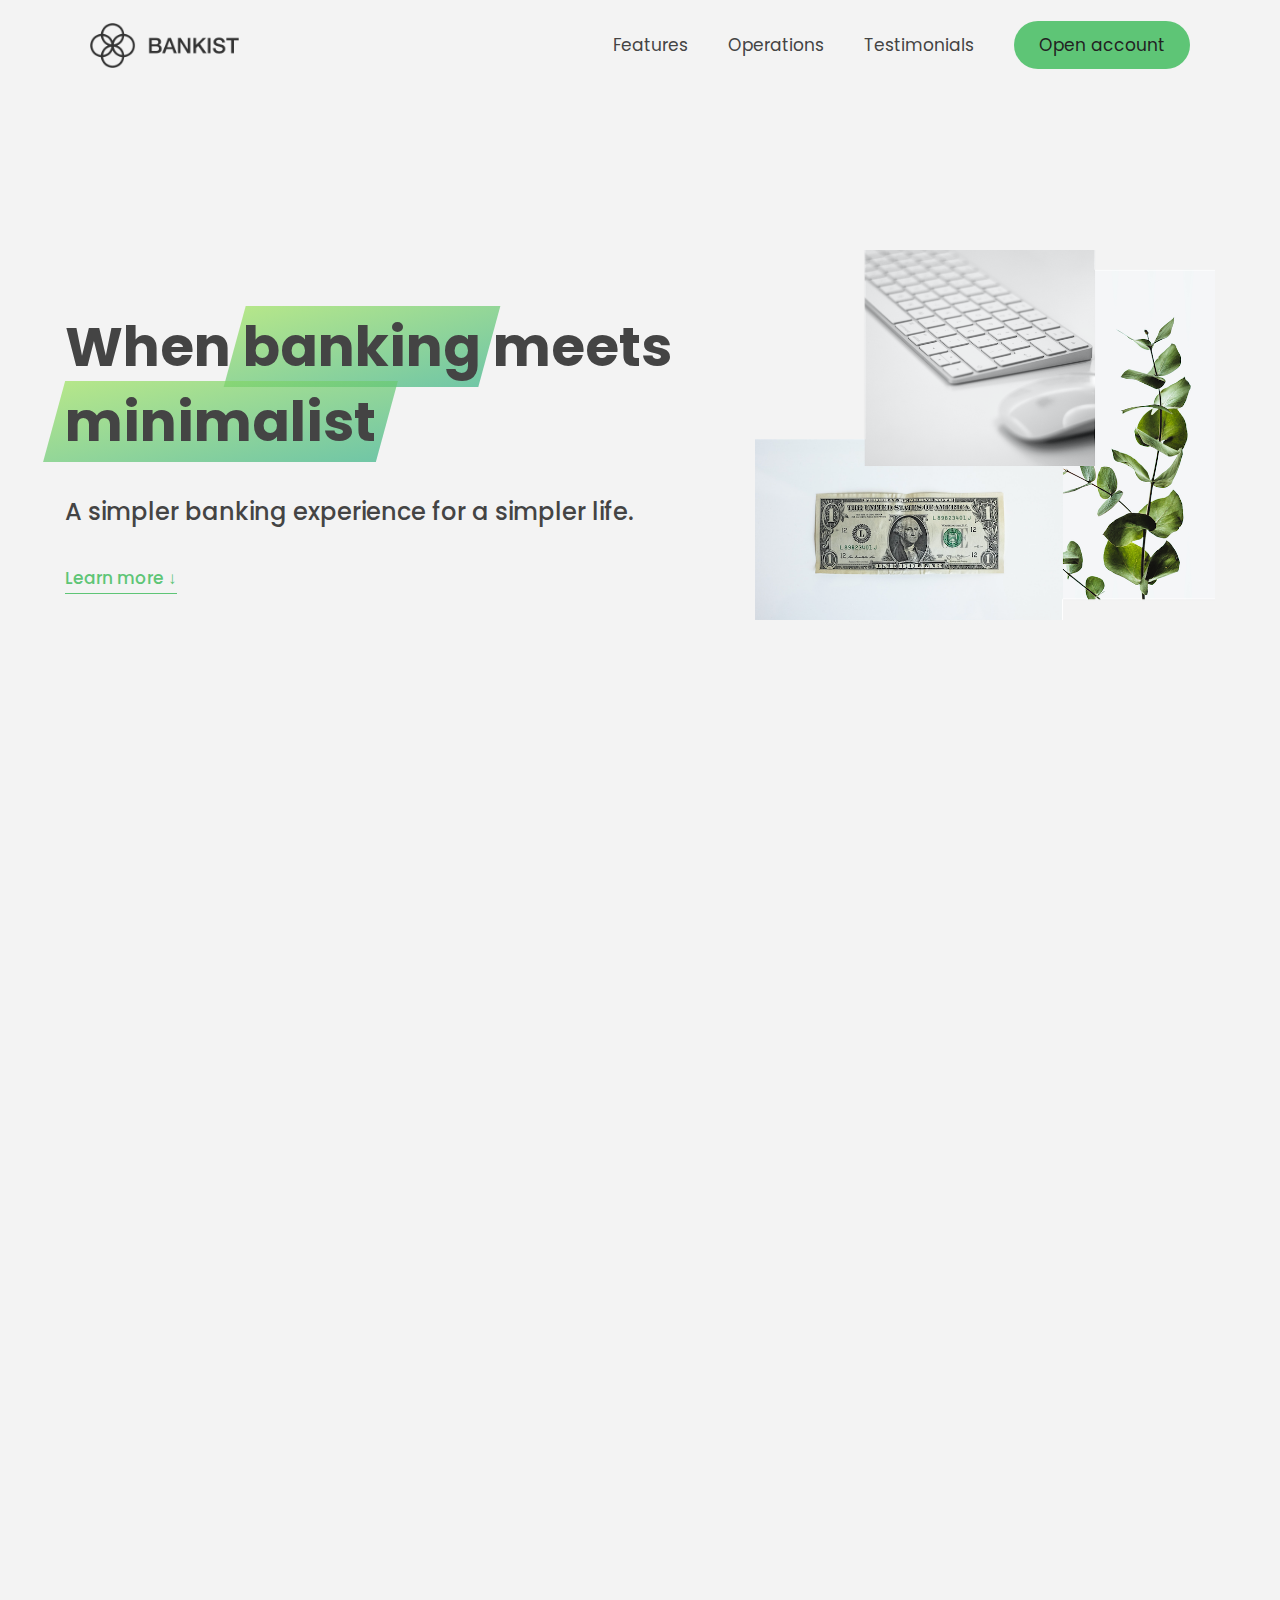
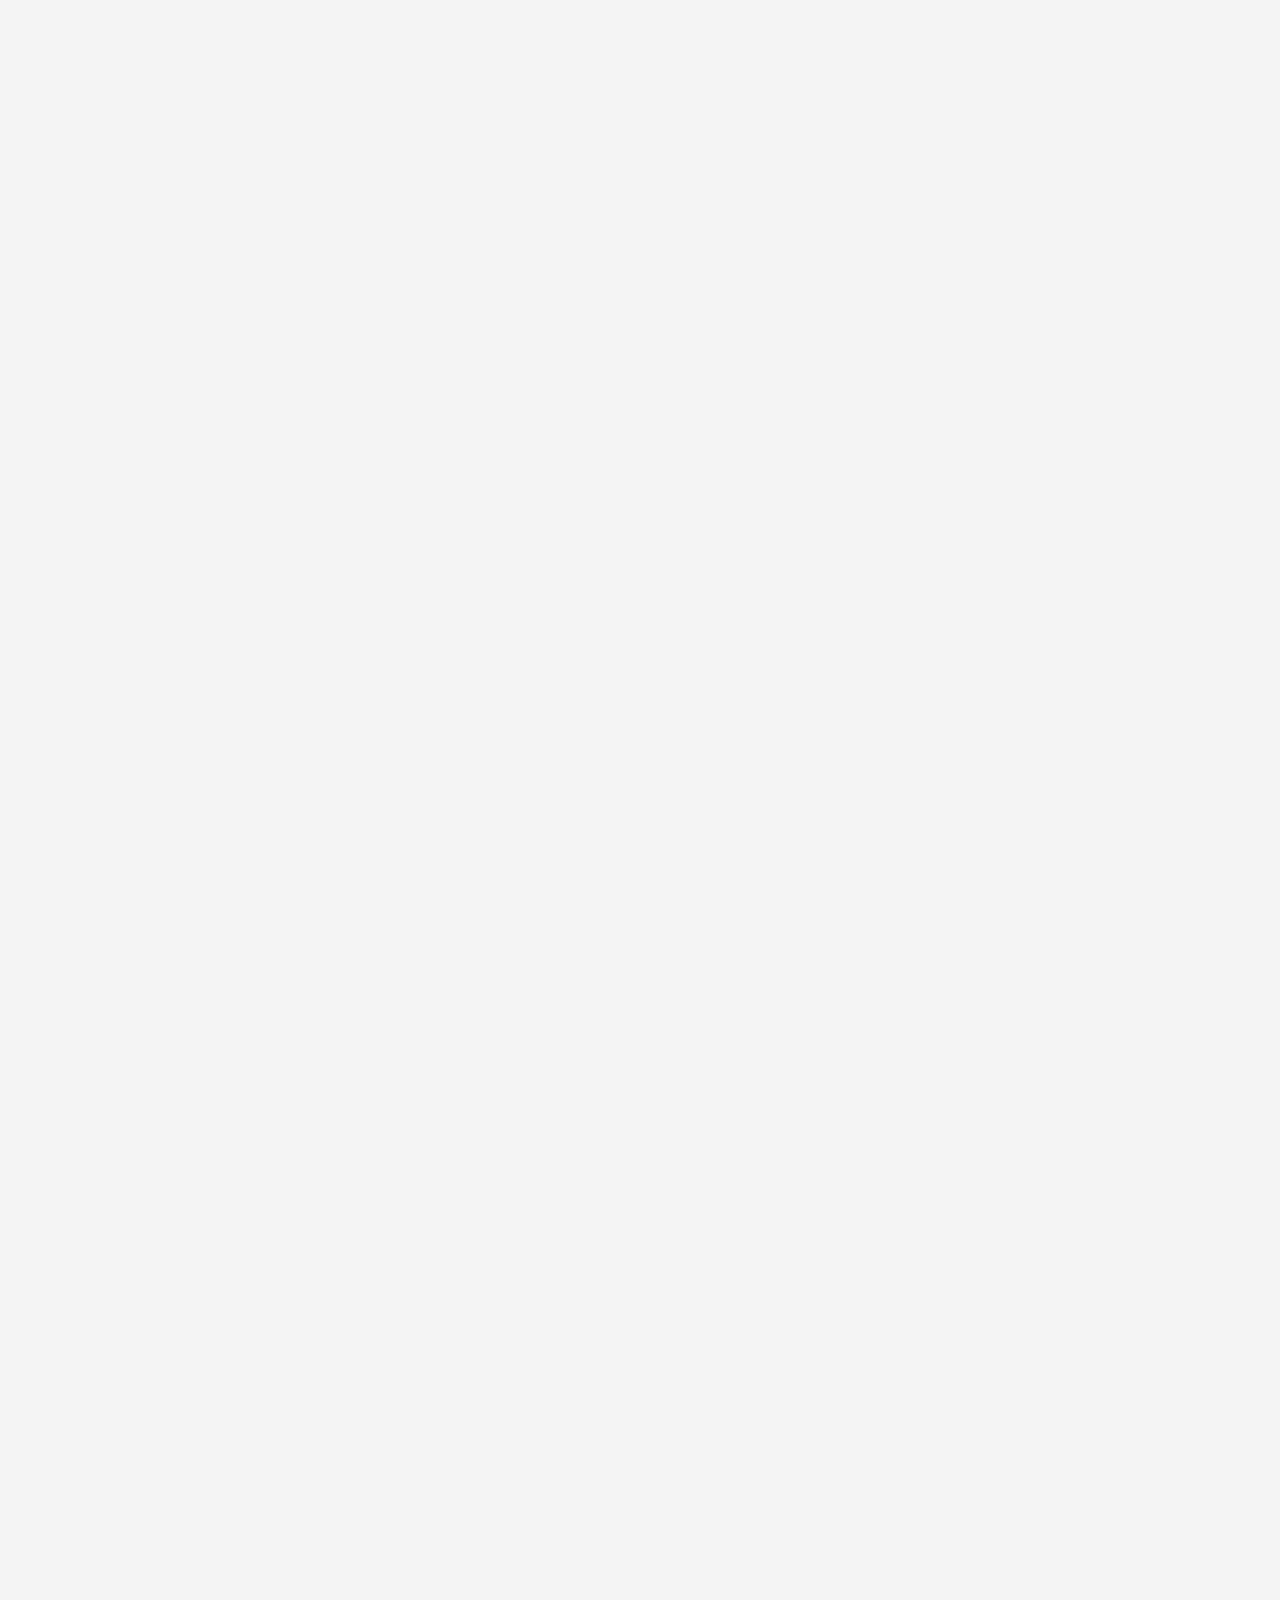
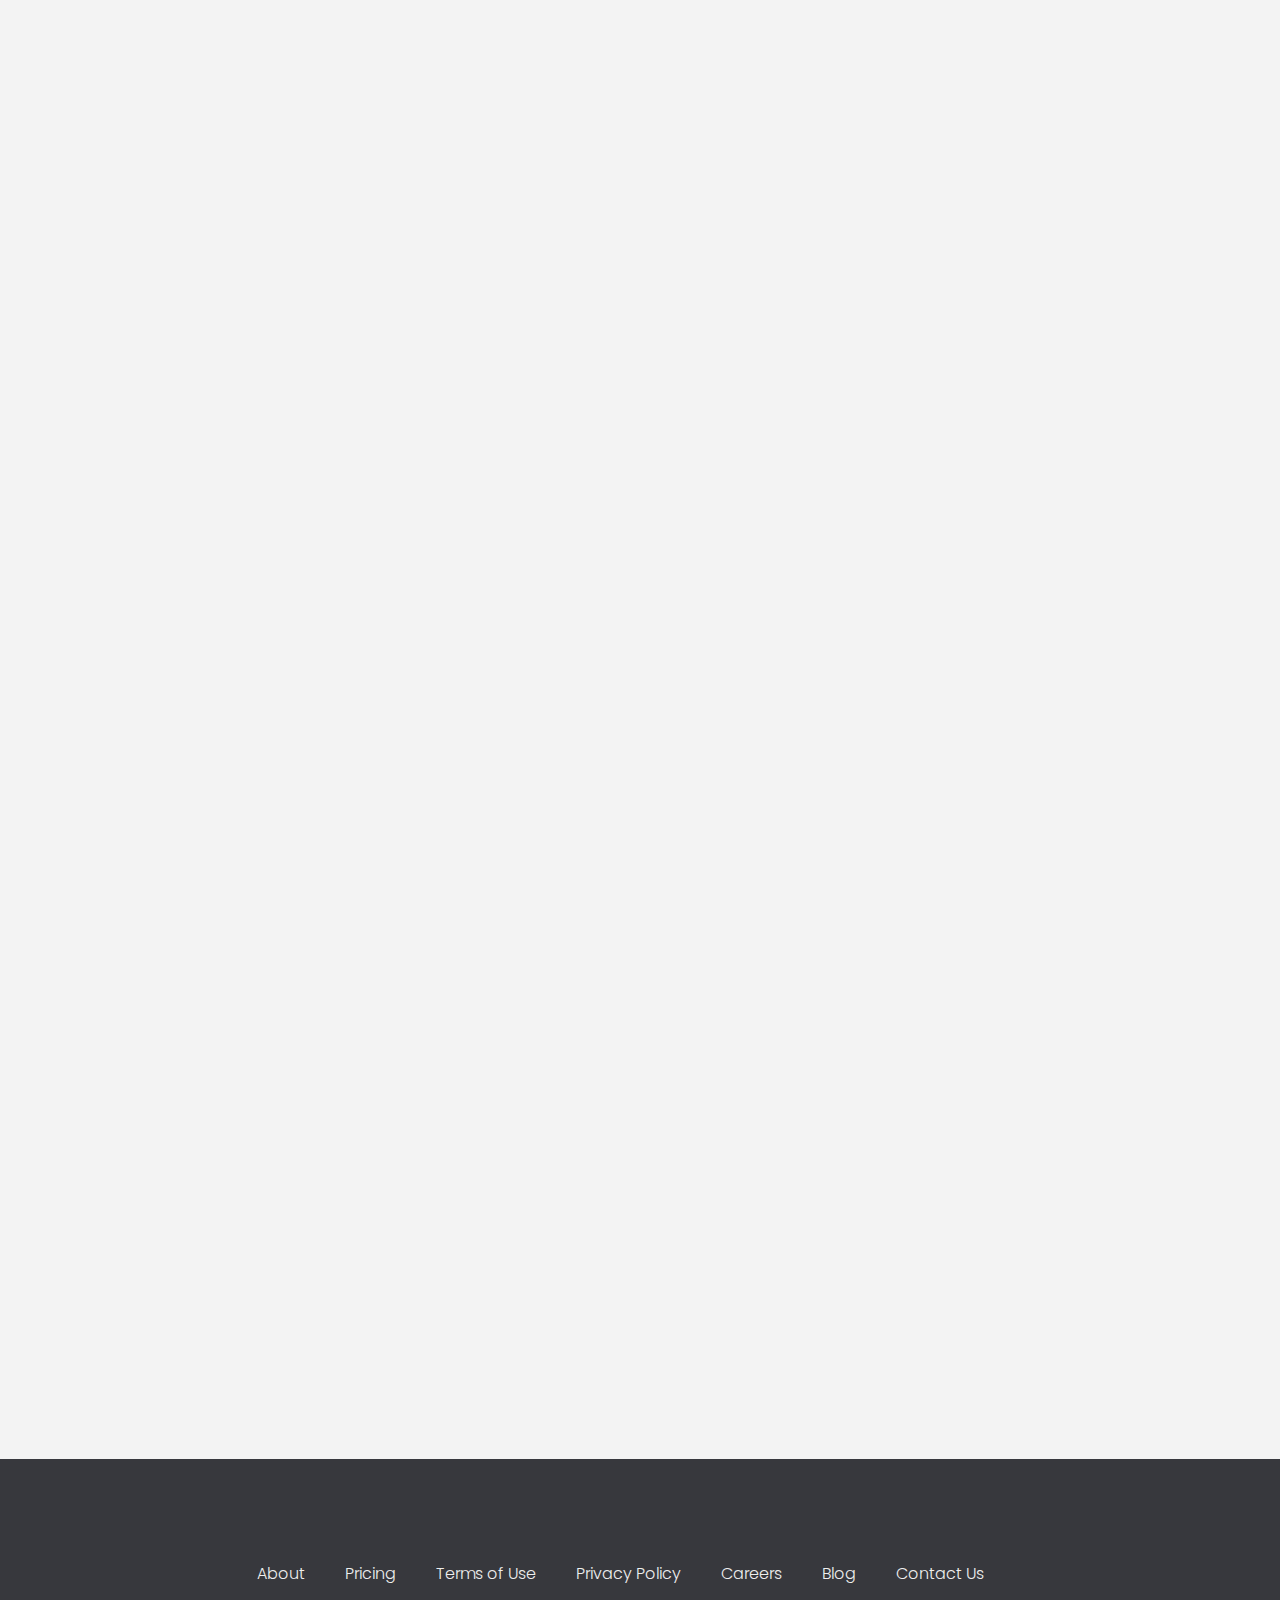
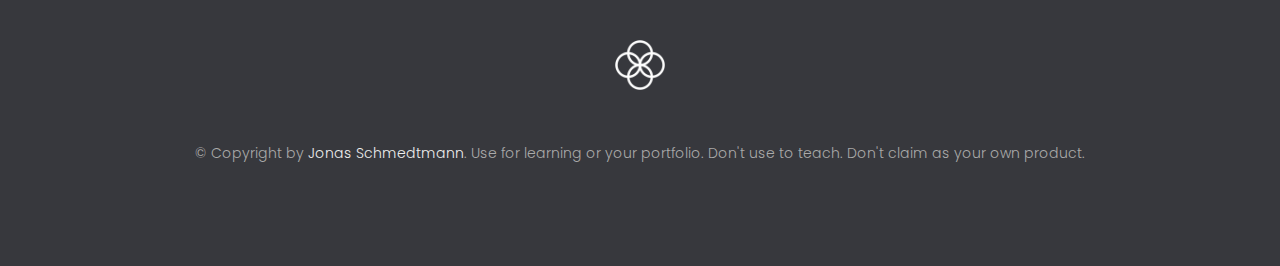
<file: advanced-dom/index.html>
<!DOCTYPE html>
<html lang="en">
  <head>
    <meta charset="UTF-8" />
    <meta name="viewport" content="width=device-width, initial-scale=1.0" />
    <meta http-equiv="X-UA-Compatible" content="ie=edge" />
    <link rel="shortcut icon" type="image/png" href="img/icon.png" />

    <link
      href="https://fonts.googleapis.com/css?family=Poppins:300,400,500,600&display=swap"
      rel="stylesheet"
    />
    <link rel="stylesheet" href="style.css" />
    <title>Bankist | When Banking meets Minimalist</title>

    <script defer src="script.js"></script>
  </head>
  <body>
    <header class="header">
      <nav class="nav">
        <img
          src="img/logo.png"
          alt="Bankist logo"
          class="nav__logo"
          id="logo"
          designer="Jonas"
          data-version-number="3.0"
        />
        <ul class="nav__links">
          <li class="nav__item">
            <a class="nav__link" href="#section--1">Features</a>
          </li>
          <li class="nav__item">
            <a class="nav__link" href="#section--2">Operations</a>
          </li>
          <li class="nav__item">
            <a class="nav__link" href="#section--3">Testimonials</a>
          </li>
          <li class="nav__item">
            <a class="nav__link nav__link--btn btn--show-modal" href="#"
              >Open account</a
            >
          </li>
        </ul>
      </nav>

      <div class="header__title">
        <h1>
          When
          <span class="highlight">banking</span>
          meets<br />
          <span class="highlight">minimalist</span>
        </h1>
        <h4>A simpler banking experience for a simpler life.</h4>
        <button class="btn--text btn--scroll-to">Learn more &DownArrow;</button>
        <img
          src="img/hero.png"
          class="header__img"
          alt="Minimalist bank items"
        />
      </div>
    </header>

    <section class="section" id="section--1">
      <div class="section__title">
        <h2 class="section__description">Features</h2>
        <h3 class="section__header">
          Everything you need in a modern bank and more.
        </h3>
      </div>

      <div class="features">
        <img
          src="img/digital-lazy.jpg"
          data-src="img/digital.jpg"
          alt="Computer"
          class="features__img lazy-img"
        />
        <div class="features__feature">
          <div class="features__icon">
            <svg>
              <use xlink:href="img/icons.svg#icon-monitor"></use>
            </svg>
          </div>
          <h5 class="features__header">100% digital bank</h5>
          <p>
            Lorem ipsum dolor sit amet consectetur adipisicing elit. Unde alias
            sint quos? Accusantium a fugiat porro reiciendis saepe quibusdam
            debitis ducimus.
          </p>
        </div>

        <div class="features__feature">
          <div class="features__icon">
            <svg>
              <use xlink:href="img/icons.svg#icon-trending-up"></use>
            </svg>
          </div>
          <h5 class="features__header">Watch your money grow</h5>
          <p>
            Nesciunt quos autem dolorum voluptates cum dolores dicta fuga
            inventore ab? Nulla incidunt eius numquam sequi iste pariatur
            quibusdam!
          </p>
        </div>
        <img
          src="img/grow-lazy.jpg"
          data-src="img/grow.jpg"
          alt="Plant"
          class="features__img lazy-img"
        />

        <img
          src="img/card-lazy.jpg"
          data-src="img/card.jpg"
          alt="Credit card"
          class="features__img lazy-img"
        />
        <div class="features__feature">
          <div class="features__icon">
            <svg>
              <use xlink:href="img/icons.svg#icon-credit-card"></use>
            </svg>
          </div>
          <h5 class="features__header">Free debit card included</h5>
          <p>
            Quasi, fugit in cumque cupiditate reprehenderit debitis animi enim
            eveniet consequatur odit quam quos possimus assumenda dicta fuga
            inventore ab.
          </p>
        </div>
      </div>
    </section>

    <section class="section" id="section--2">
      <div class="section__title">
        <h2 class="section__description">Operations</h2>
        <h3 class="section__header">
          Everything as simple as possible, but no simpler.
        </h3>
      </div>

      <div class="operations">
        <div class="operations__tab-container">
          <button
            class="btn operations__tab operations__tab--1 operations__tab--active"
            data-tab="1"
          >
            <span>01</span>Instant Transfers
          </button>
          <button class="btn operations__tab operations__tab--2" data-tab="2">
            <span>02</span>Instant Loans
          </button>
          <button class="btn operations__tab operations__tab--3" data-tab="3">
            <span>03</span>Instant Closing
          </button>
        </div>
        <div
          class="operations__content operations__content--1 operations__content--active"
        >
          <div class="operations__icon operations__icon--1">
            <svg>
              <use xlink:href="img/icons.svg#icon-upload"></use>
            </svg>
          </div>
          <h5 class="operations__header">
            Tranfser money to anyone, instantly! No fees, no BS.
          </h5>
          <p>
            Lorem ipsum dolor sit amet, consectetur adipisicing elit, sed do
            eiusmod tempor incididunt ut labore et dolore magna aliqua. Ut enim
            ad minim veniam, quis nostrud exercitation ullamco laboris nisi ut
            aliquip ex ea commodo consequat.
          </p>
        </div>

        <div class="operations__content operations__content--2">
          <div class="operations__icon operations__icon--2">
            <svg>
              <use xlink:href="img/icons.svg#icon-home"></use>
            </svg>
          </div>
          <h5 class="operations__header">
            Buy a home or make your dreams come true, with instant loans.
          </h5>
          <p>
            Duis aute irure dolor in reprehenderit in voluptate velit esse
            cillum dolore eu fugiat nulla pariatur. Excepteur sint occaecat
            cupidatat non proident, sunt in culpa qui officia deserunt mollit
            anim id est laborum.
          </p>
        </div>
        <div class="operations__content operations__content--3">
          <div class="operations__icon operations__icon--3">
            <svg>
              <use xlink:href="img/icons.svg#icon-user-x"></use>
            </svg>
          </div>
          <h5 class="operations__header">
            No longer need your account? No problem! Close it instantly.
          </h5>
          <p>
            Excepteur sint occaecat cupidatat non proident, sunt in culpa qui
            officia deserunt mollit anim id est laborum. Ut enim ad minim
            veniam, quis nostrud exercitation ullamco laboris nisi ut aliquip ex
            ea commodo consequat.
          </p>
        </div>
      </div>
    </section>

    <section class="section" id="section--3">
      <div class="section__title section__title--testimonials">
        <h2 class="section__description">Not sure yet?</h2>
        <h3 class="section__header">
          Millions of Bankists are already making their lifes simpler.
        </h3>
      </div>

      <div class="slider">
        <div class="slide">
          <div class="testimonial">
            <h5 class="testimonial__header">Best financial decision ever!</h5>
            <blockquote class="testimonial__text">
              Lorem ipsum dolor sit, amet consectetur adipisicing elit.
              Accusantium quas quisquam non? Quas voluptate nulla minima
              deleniti optio ullam nesciunt, numquam corporis et asperiores
              laboriosam sunt, praesentium suscipit blanditiis. Necessitatibus
              id alias reiciendis, perferendis facere pariatur dolore veniam
              autem esse non voluptatem saepe provident nihil molestiae.
            </blockquote>
            <address class="testimonial__author">
              <img src="img/user-1.jpg" alt="" class="testimonial__photo" />
              <h6 class="testimonial__name">Aarav Lynn</h6>
              <p class="testimonial__location">San Francisco, USA</p>
            </address>
          </div>
        </div>

        <div class="slide">
          <div class="testimonial">
            <h5 class="testimonial__header">
              The last step to becoming a complete minimalist
            </h5>
            <blockquote class="testimonial__text">
              Quisquam itaque deserunt ullam, quia ea repellendus provident,
              ducimus neque ipsam modi voluptatibus doloremque, corrupti
              laborum. Incidunt numquam perferendis veritatis neque repellendus.
              Lorem, ipsum dolor sit amet consectetur adipisicing elit. Illo
              deserunt exercitationem deleniti.
            </blockquote>
            <address class="testimonial__author">
              <img src="img/user-2.jpg" alt="" class="testimonial__photo" />
              <h6 class="testimonial__name">Miyah Miles</h6>
              <p class="testimonial__location">London, UK</p>
            </address>
          </div>
        </div>

        <div class="slide">
          <div class="testimonial">
            <h5 class="testimonial__header">
              Finally free from old-school banks
            </h5>
            <blockquote class="testimonial__text">
              Debitis, nihil sit minus suscipit magni aperiam vel tenetur
              incidunt commodi architecto numquam omnis nulla autem,
              necessitatibus blanditiis modi similique quidem. Odio aliquam
              culpa dicta beatae quod maiores ipsa minus consequatur error sunt,
              deleniti saepe aliquid quos inventore sequi. Necessitatibus id
              alias reiciendis, perferendis facere.
            </blockquote>
            <address class="testimonial__author">
              <img src="img/user-3.jpg" alt="" class="testimonial__photo" />
              <h6 class="testimonial__name">Francisco Gomes</h6>
              <p class="testimonial__location">Lisbon, Portugal</p>
            </address>
          </div>
        </div>

        <button class="slider__btn slider__btn--left">&larr;</button>
        <button class="slider__btn slider__btn--right">&rarr;</button>
        <div class="dots"></div>
      </div>
    </section>

    <section class="section section--sign-up">
      <div class="section__title">
        <h3 class="section__header">
          The best day to join Bankist was one year ago. The second best is
          today!
        </h3>
      </div>
      <button class="btn btn--show-modal">Open your free account today!</button>
    </section>

    <footer class="footer">
      <ul class="footer__nav">
        <li class="footer__item">
          <a class="footer__link" href="#">About</a>
        </li>
        <li class="footer__item">
          <a class="footer__link" href="#">Pricing</a>
        </li>
        <li class="footer__item">
          <a class="footer__link" href="#">Terms of Use</a>
        </li>
        <li class="footer__item">
          <a class="footer__link" href="#">Privacy Policy</a>
        </li>
        <li class="footer__item">
          <a class="footer__link" href="#">Careers</a>
        </li>
        <li class="footer__item">
          <a class="footer__link" href="#">Blog</a>
        </li>
        <li class="footer__item">
          <a class="footer__link" href="#">Contact Us</a>
        </li>
      </ul>
      <img src="img/icon.png" alt="Logo" class="footer__logo" />
      <p class="footer__copyright">
        &copy; Copyright by
        <a
          class="footer__link twitter-link"
          target="_blank"
          href="https://twitter.com/jonasschmedtman"
          >Jonas Schmedtmann</a
        >. Use for learning or your portfolio. Don't use to teach. Don't claim
        as your own product.
      </p>
    </footer>

    <div class="modal hidden">
      <button class="btn--close-modal">&times;</button>
      <h2 class="modal__header">
        Open your bank account <br />
        in just <span class="highlight">5 minutes</span>
      </h2>
      <form class="modal__form">
        <label>First Name</label>
        <input type="text" />
        <label>Last Name</label>
        <input type="text" />
        <label>Email Address</label>
        <input type="email" />
        <button class="btn">Next step &rarr;</button>
      </form>
    </div>
    <div class="overlay hidden"></div>
  </body>
</html>
</file>
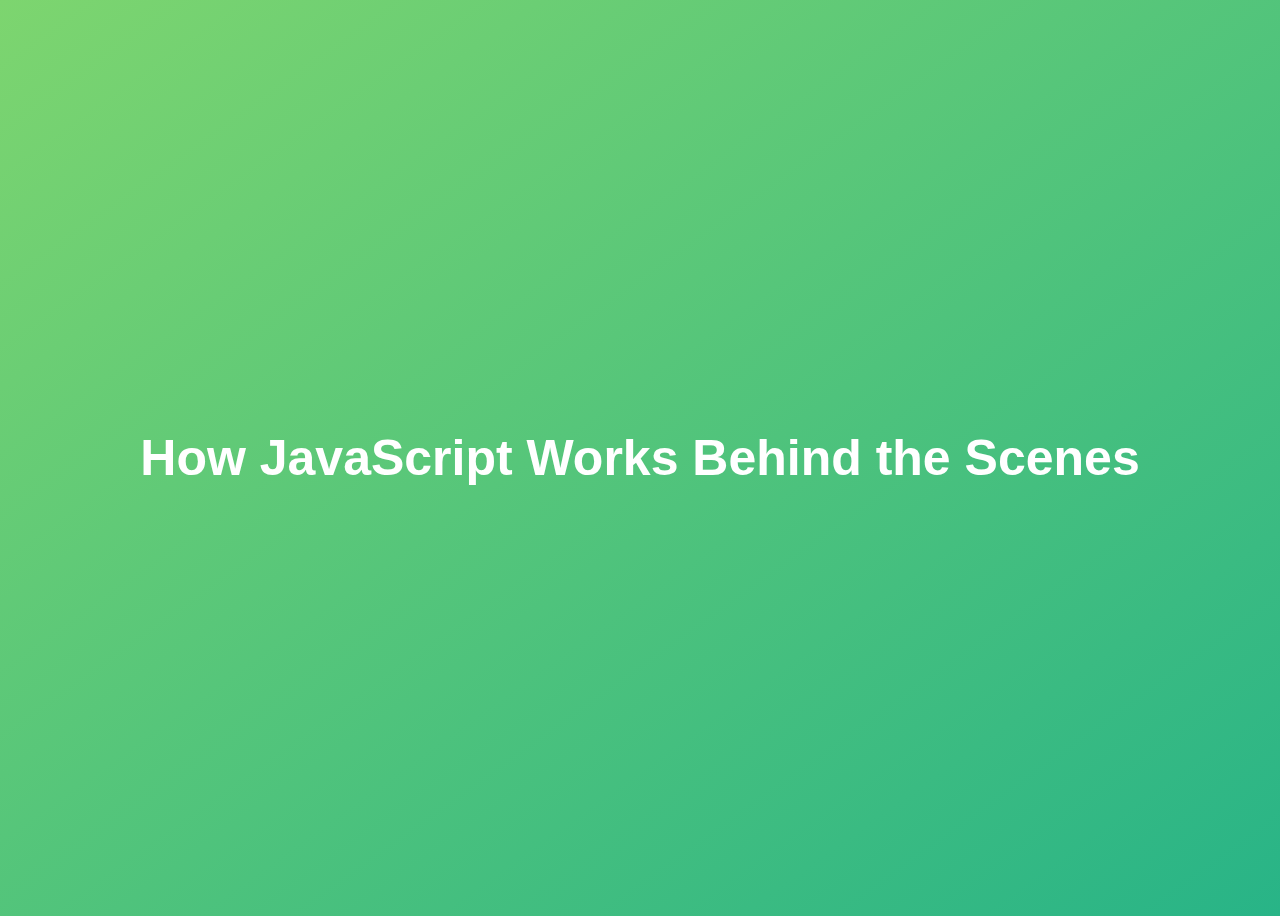
<file: data structure/index.html>
<!DOCTYPE html>
<html lang="en">
  <head>
    <meta charset="UTF-8" />
    <meta name="viewport" content="width=device-width, initial-scale=1.0" />
    <meta http-equiv="X-UA-Compatible" content="ie=edge" />
    <title>How JavaScript Works Behind the Scenes</title>
    <style>
      body {
        height: 100vh;
        display: flex;
        align-items: center;
        background: linear-gradient(to top left, #28b487, #7dd56f);
      }
      h1 {
        font-family: sans-serif;
        font-size: 50px;
        line-height: 1.3;
        width: 100%;
        padding: 30px;
        text-align: center;
        color: white;
      }
    </style>
  </head>
  <body>
    <h1>How JavaScript Works Behind the Scenes</h1>
    <script src="script.js"></script>
  </body>
</html>
</file>
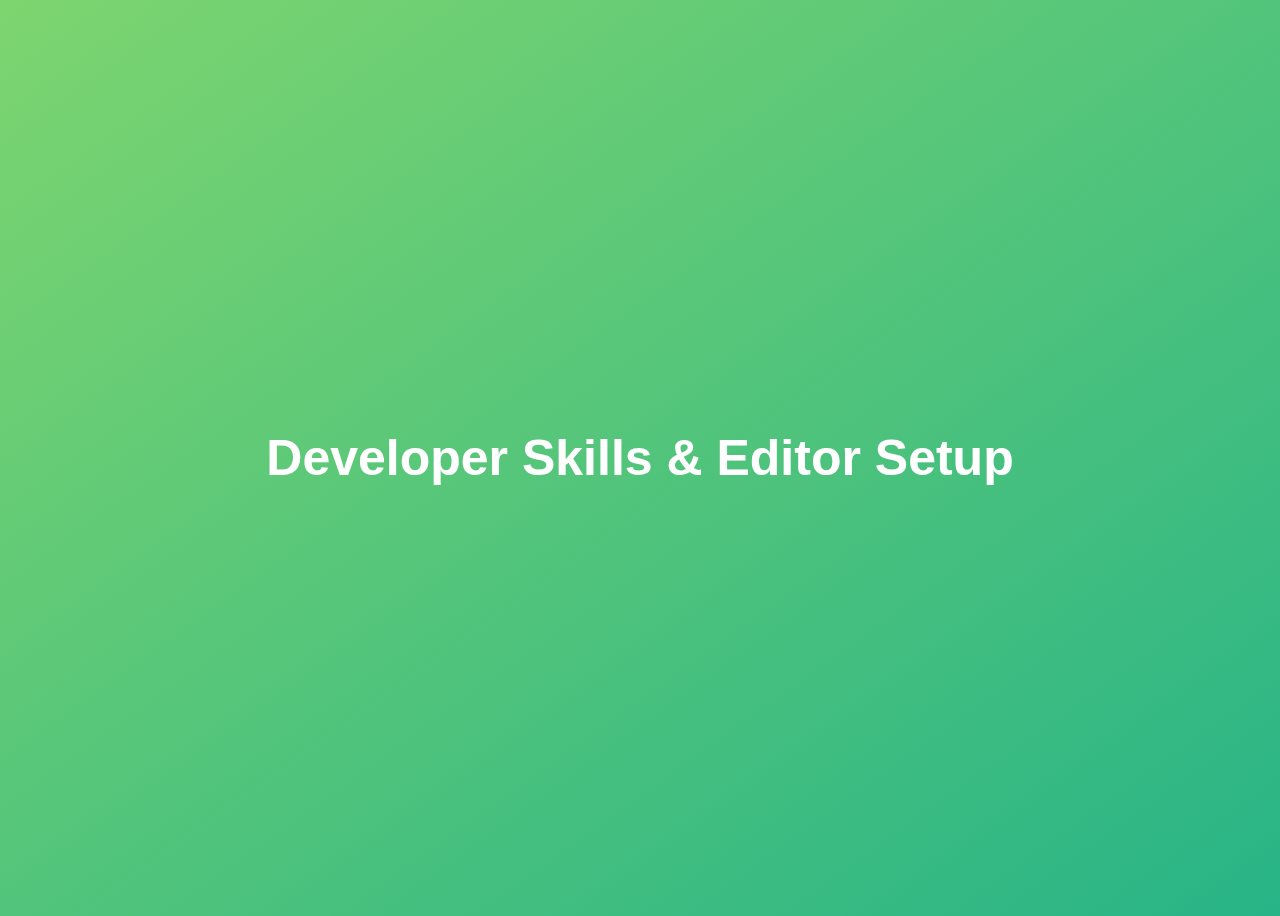
<file: devloper skills/index.html>
<!DOCTYPE html>
<html lang="en">
  <head>
    <meta charset="UTF-8" />
    <meta name="viewport" content="width=device-width, initial-scale=1.0" />
    <meta http-equiv="X-UA-Compatible" content="ie=edge" />
    <title>Developer Skills & Editor Setup</title>
    <style>
      body {
        height: 100vh;
        display: flex;
        align-items: center;
        background: linear-gradient(to top left, #28b487, #7dd56f);
      }
      h1 {
        font-family: sans-serif;
        font-size: 50px;
        line-height: 1.3;
        width: 100%;
        padding: 30px;
        text-align: center;
        color: white;
      }
    </style>
  </head>
  <body>
    <h1>Developer Skills & Editor Setup</h1>
    <script src="script.js"></script>
  </body>
</html>
</file>
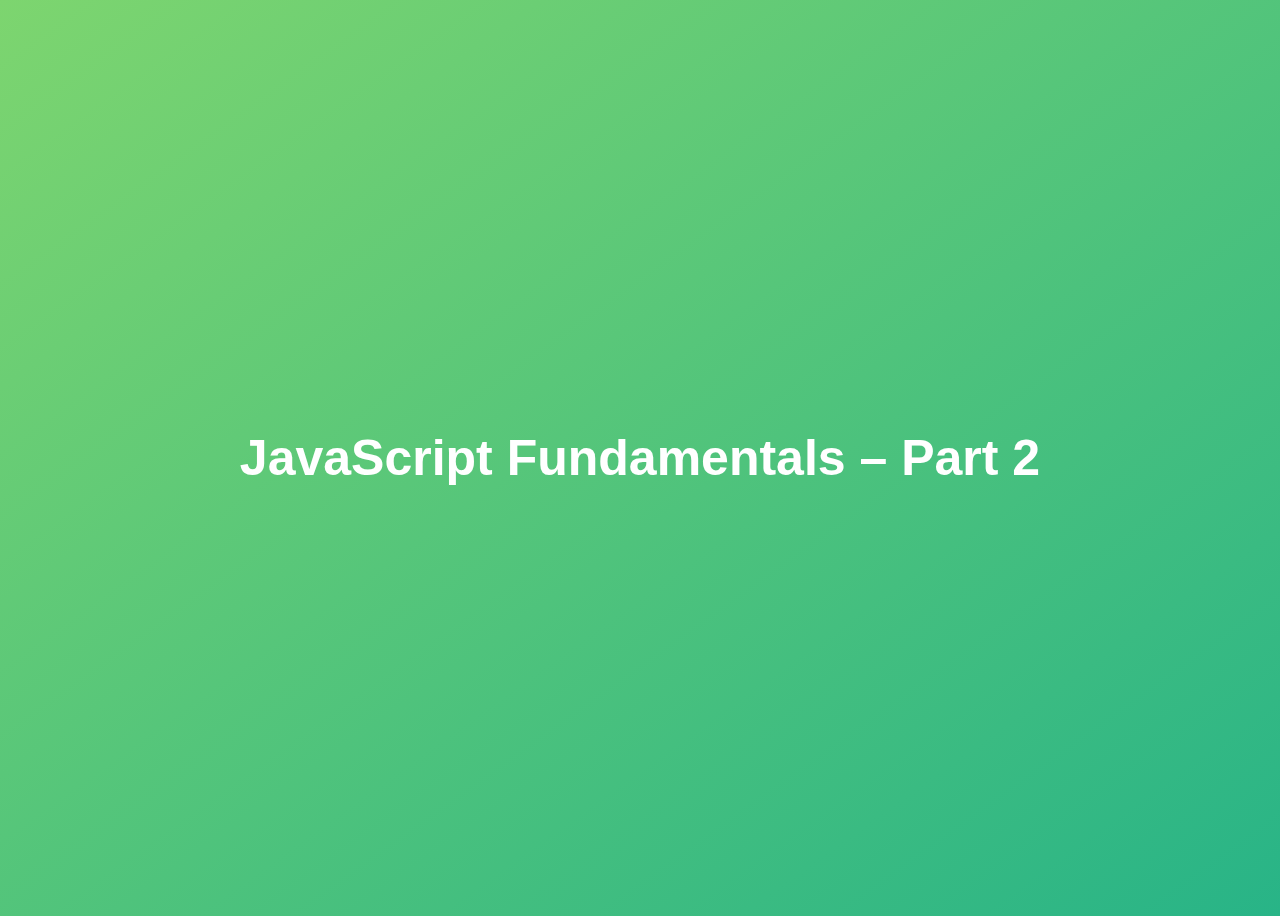
<file: fundamentals-part-2/index.html>
<!DOCTYPE html>
<html lang="en">
  <head>
    <meta charset="UTF-8" />
    <meta name="viewport" content="width=device-width, initial-scale=1.0" />
    <meta http-equiv="X-UA-Compatible" content="ie=edge" />
    <title>JavaScript Fundamentals – Part 2</title>
    <style>
      body {
        height: 100vh;
        display: flex;
        align-items: center;
        background: linear-gradient(to top left, #28b487, #7dd56f);
      }
      h1 {
        font-family: sans-serif;
        font-size: 50px;
        line-height: 1.3;
        width: 100%;
        padding: 30px;
        text-align: center;
        color: white;
      }
    </style>
  </head>
  <body>
    <h1>JavaScript Fundamentals – Part 2</h1>
    <script src="script.js"></script>
  </body>
</html>
</file>
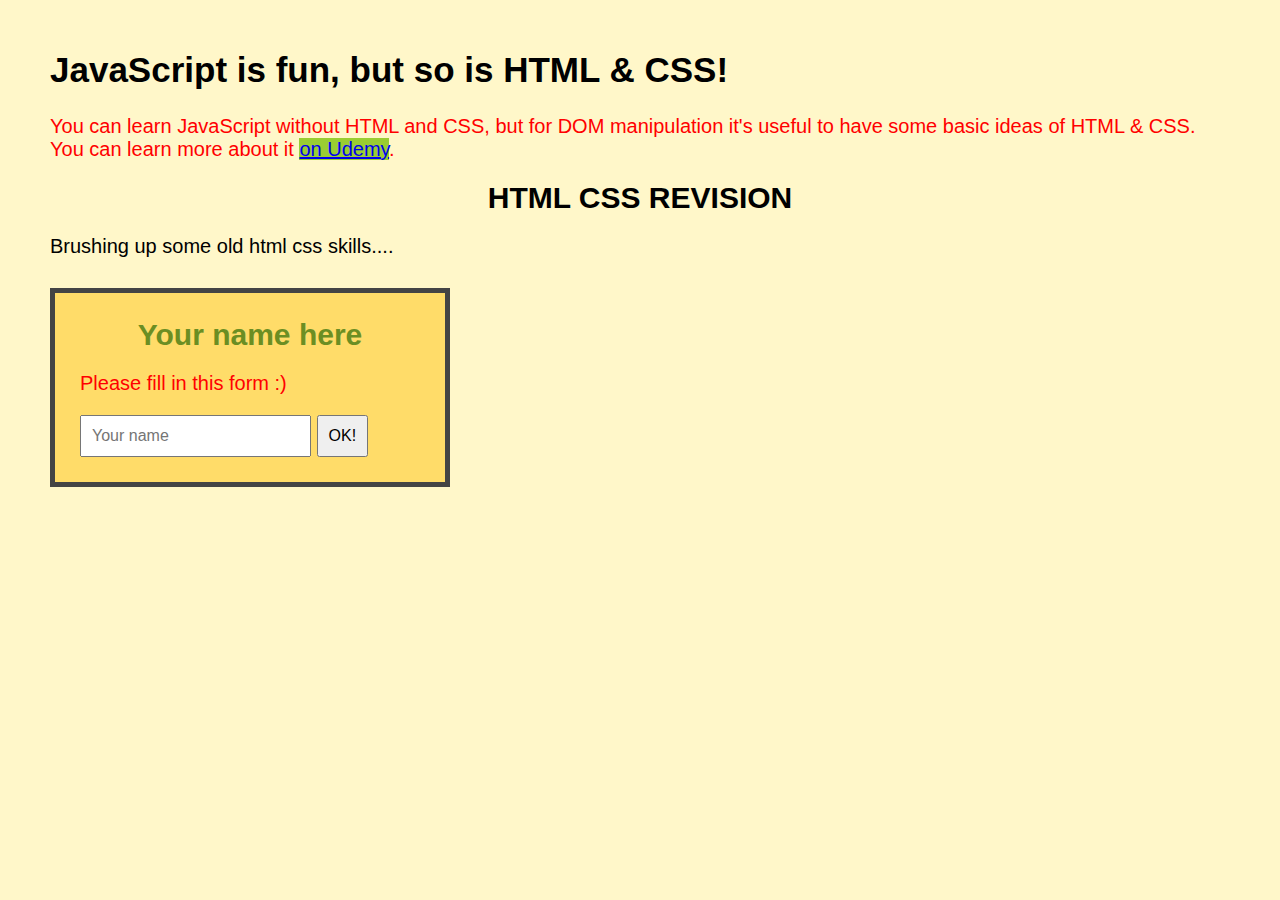
<file: html css/index.html>
<!DOCTYPE html>
<html lang="en">
  <head>
    <meta charset="UTF-8" />
    <meta name="viewport" content="width=device-width, initial-scale=1.0" />

    <link href="style.css" rel="stylesheet" />

    <title>Learning HTML & CSS</title>
  </head>
  <body>
    <h1>JavaScript is fun, but so is HTML & CSS!</h1>
    <p class="first">
      You can learn JavaScript without HTML and CSS, but for DOM manipulation
      it's useful to have some basic ideas of HTML & CSS. You can learn more
      about it
      <a href="https://www.udemy.com/user/jonasschmedtmann/">on Udemy</a>.
    </p>

    <h2>HTML CSS REVISION</h2>
    <p class="second">
      Brushing up some old html css skills....
    </p>


    <form id="your-name">
      <h2>Your name here</h2>
      <p class="first">Please fill in this form :)</p>

      <input type="text" placeholder="Your name" />
      <button>OK!</button>
    </form>
  </body>
</html>
</file>
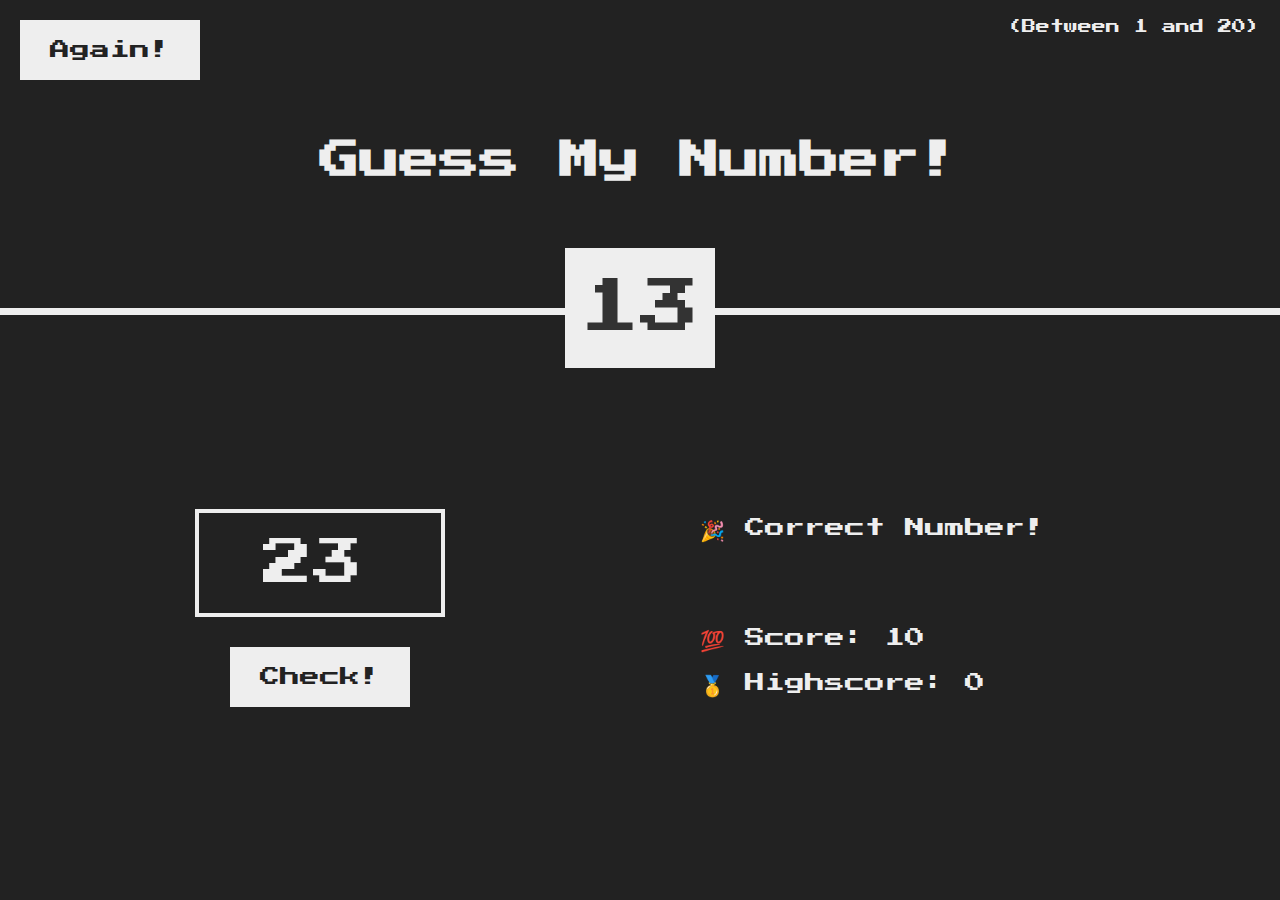
<file: java script in the browser/index.html>
<!DOCTYPE html>
<html lang="en">
  <head>
    <meta charset="UTF-8" />
    <meta name="viewport" content="width=device-width, initial-scale=1.0" />
    <meta http-equiv="X-UA-Compatible" content="ie=edge" />
    <link rel="stylesheet" href="style.css" />
    <title>Guess My Number!</title>
  </head>
  <body>
    <header>
      <h1>Guess My Number!</h1>
      <p class="between">(Between 1 and 20)</p>
      <button class="btn again">Again!</button>
      <div class="number">?</div>
    </header>
    <main>
      <section class="left">
        <input type="number" class="guess" />
        <button class="btn check">Check!</button>
      </section>
      <section class="right">
        <p class="message">Start guessing...</p>
        <p class="label-score">💯 Score: <span class="score">20</span></p>
        <p class="label-highscore">
          🥇 Highscore: <span class="highscore">0</span>
        </p>
      </section>
    </main>
    <script src="script.js"></script>
  </body>
</html>
</file>
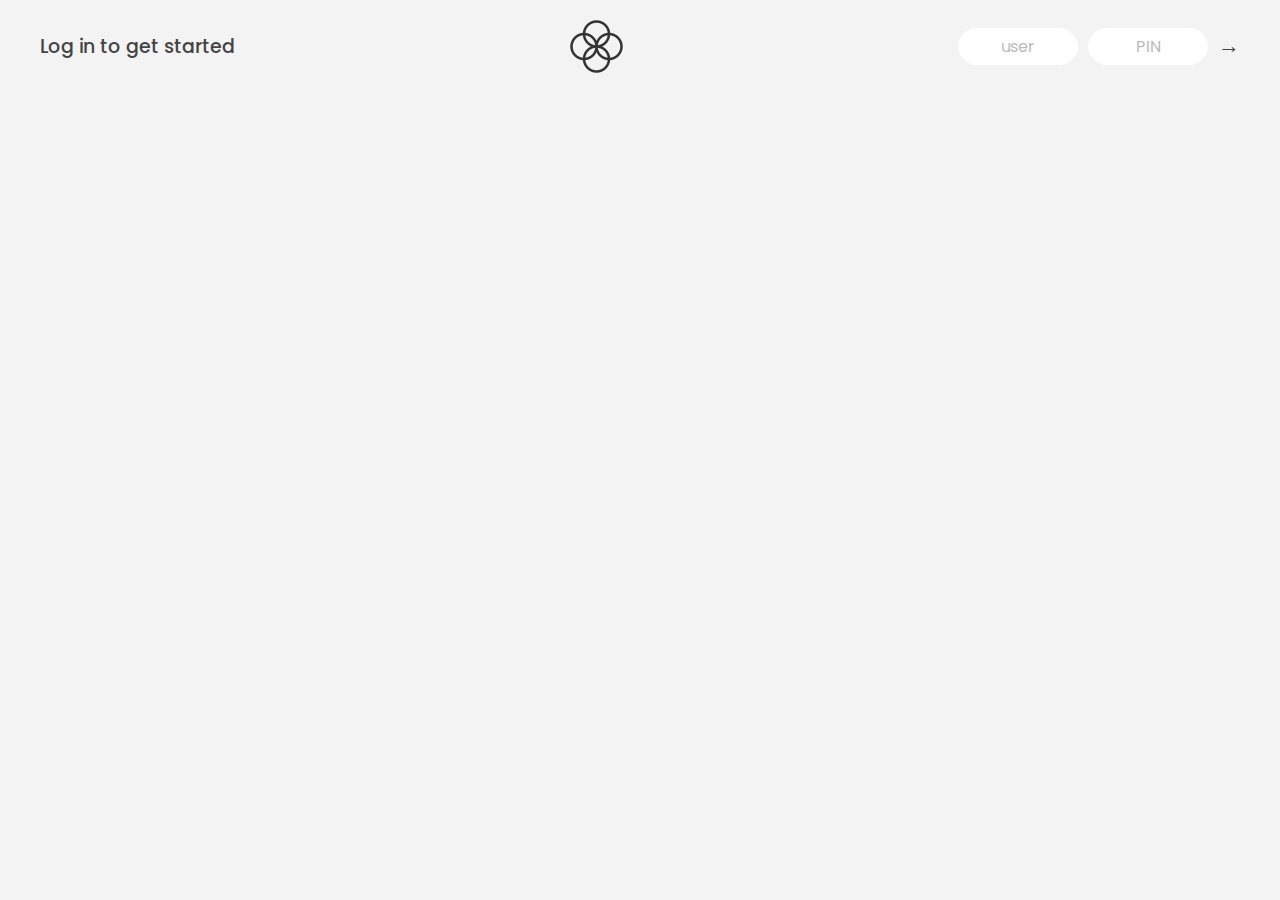
<file: number-date-timer/index.html>
<!DOCTYPE html>
<html lang="en">
  <head>
    <meta charset="UTF-8" />
    <meta name="viewport" content="width=device-width, initial-scale=1.0" />
    <meta http-equiv="X-UA-Compatible" content="ie=edge" />
    <link rel="shortcut icon" type="image/png" href="/icon.png" />

    <link
      href="https://fonts.googleapis.com/css?family=Poppins:400,500,600&display=swap"
      rel="stylesheet"
    />

    <link rel="stylesheet" href="style.css" />
    <title>Bankist</title>
  </head>
  <body>
    <nav>
      <p class="welcome">Log in to get started</p>
      <img src="logo.png" alt="Logo" class="logo" />
      <form class="login">
        <input
          type="text"
          placeholder="user"
          class="login__input login__input--user"
        />
        <input
          type="text"
          placeholder="PIN"
          maxlength="4"
          class="login__input login__input--pin"
        />
        <button class="login__btn">&rarr;</button>
      </form>
    </nav>

    <main class="app">

      <div class="balance">
        <div>
          <p class="balance__label">Current balance</p>
          <p class="balance__date">
            As of <span class="date">05/03/2037</span>
          </p>
        </div>
        <p class="balance__value">0000€</p>
      </div>

      <div class="movements">
        <div class="movements__row">
          <div class="movements__type movements__type--deposit">2 deposit</div>
          <div class="movements__date">3 days ago</div>
          <div class="movements__value">4 000€</div>
        </div>
        <div class="movements__row">
          <div class="movements__type movements__type--withdrawal">
            1 withdrawal
          </div>
          <div class="movements__date">24/01/2037</div>
          <div class="movements__value">-378€</div>
        </div>
      </div>

      <div class="summary">
        <p class="summary__label">In</p>
        <p class="summary__value summary__value--in">0000€</p>
        <p class="summary__label">Out</p>
        <p class="summary__value summary__value--out">0000€</p>
        <p class="summary__label">Interest</p>
        <p class="summary__value summary__value--interest">0000€</p>
        <button class="btn--sort">&downarrow; SORT</button>
      </div>

      <div class="operation operation--transfer">
        <h2>Transfer money</h2>
        <form class="form form--transfer">
          <input type="text" class="form__input form__input--to" />
          <input type="number" class="form__input form__input--amount" />
          <button class="form__btn form__btn--transfer">&rarr;</button>
          <label class="form__label">Transfer to</label>
          <label class="form__label">Amount</label>
        </form>
      </div>

      <div class="operation operation--loan">
        <h2>Request loan</h2>
        <form class="form form--loan">
          <input type="number" class="form__input form__input--loan-amount" />
          <button class="form__btn form__btn--loan">&rarr;</button>
          <label class="form__label form__label--loan">Amount</label>
        </form>
      </div>

      <div class="operation operation--close">
        <h2>Close account</h2>
        <form class="form form--close">
          <input type="text" class="form__input form__input--user" />
          <input
            type="password"
            maxlength="6"
            class="form__input form__input--pin"
          />
          <button class="form__btn form__btn--close">&rarr;</button>
          <label class="form__label">Confirm user</label>
          <label class="form__label">Confirm PIN</label>
        </form>
      </div>

      <p class="logout-timer">
        You will be logged out in <span class="timer">05:00</span>
      </p>
    </main>

    <script src="script.js"></script>
  </body>
</html>
</file>
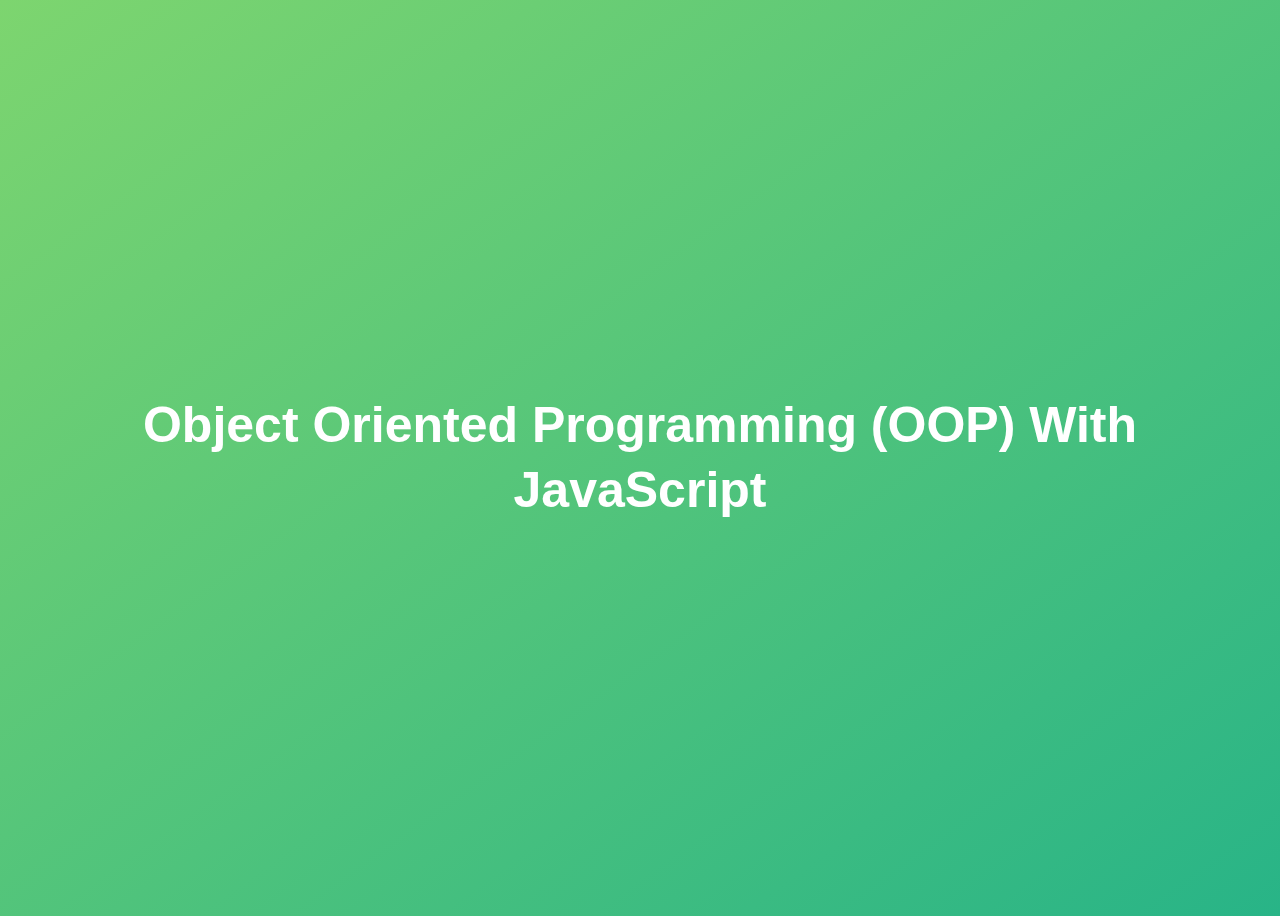
<file: oop concept/index.html>
<!DOCTYPE html>
<html lang="en">
  <head>
    <meta charset="UTF-8" />
    <meta name="viewport" content="width=device-width, initial-scale=1.0" />
    <meta http-equiv="X-UA-Compatible" content="ie=edge" />
    <title>Object Oriented Programming (OOP)</title>
    <style>
      body {
        height: 100vh;
        display: flex;
        align-items: center;
        background: linear-gradient(to top left, #28b487, #7dd56f);
      }
      h1 {
        font-family: sans-serif;
        font-size: 50px;
        line-height: 1.3;
        width: 100%;
        padding: 30px;
        text-align: center;
        color: white;
      }
    </style>
    <script defer src="script.js"></script>
  </head>
  <body>
    <h1>Object Oriented Programming (OOP) With JavaScript</h1>
  </body>
</html>
</file>
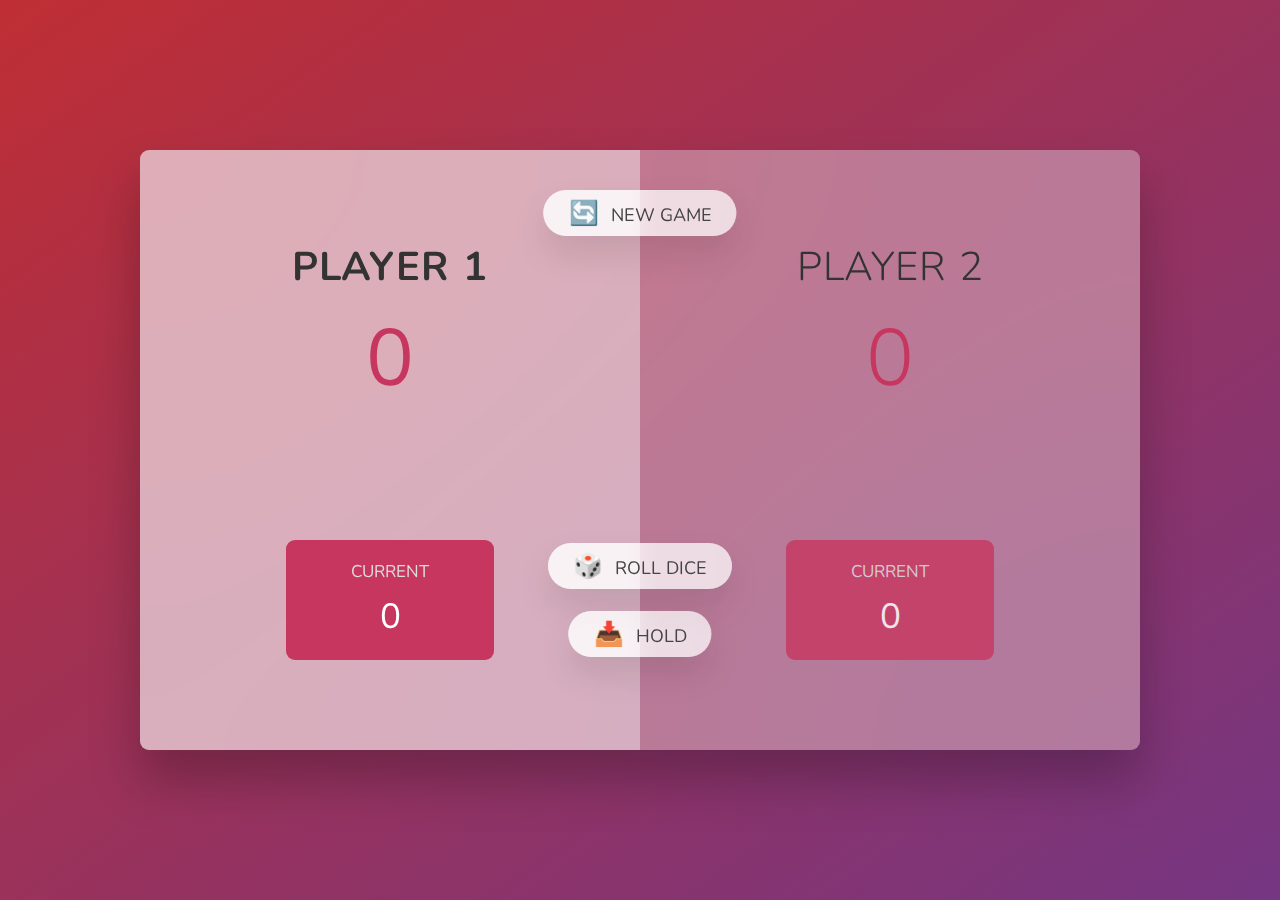
<file: the pig game/index.html>
<!DOCTYPE html>
<html lang="en">
  <head>
    <meta charset="UTF-8" />
    <meta name="viewport" content="width=device-width, initial-scale=1.0" />
    <meta http-equiv="X-UA-Compatible" content="ie=edge" />
    <link rel="stylesheet" href="style.css" />
    <title>Pig Game</title>
  </head>
  <body>
    <main>
      <section class="player player--0 player--active">
        <h2 class="name" id="name--0">Player 1</h2>
        <p class="score" id="score--0">43</p>
        <div class="current">
          <p class="current-label">Current</p>
          <p class="current-score" id="current--0">0</p>
        </div>
      </section>
      <section class="player player--1">
        <h2 class="name" id="name--1">Player 2</h2>
        <p class="score" id="score--1">24</p>
        <div class="current">
          <p class="current-label">Current</p>
          <p class="current-score" id="current--1">0</p>
        </div>
      </section>

      <img src="dice-5.png" alt="Playing dice" class="dice" />
      <button class="btn btn--new">🔄 New game</button>
      <button class="btn btn--roll">🎲 Roll dice</button>
      <button class="btn btn--hold">📥 Hold</button>
    </main>
    <script src="script.js"></script>
  </body>
</html>
</file>
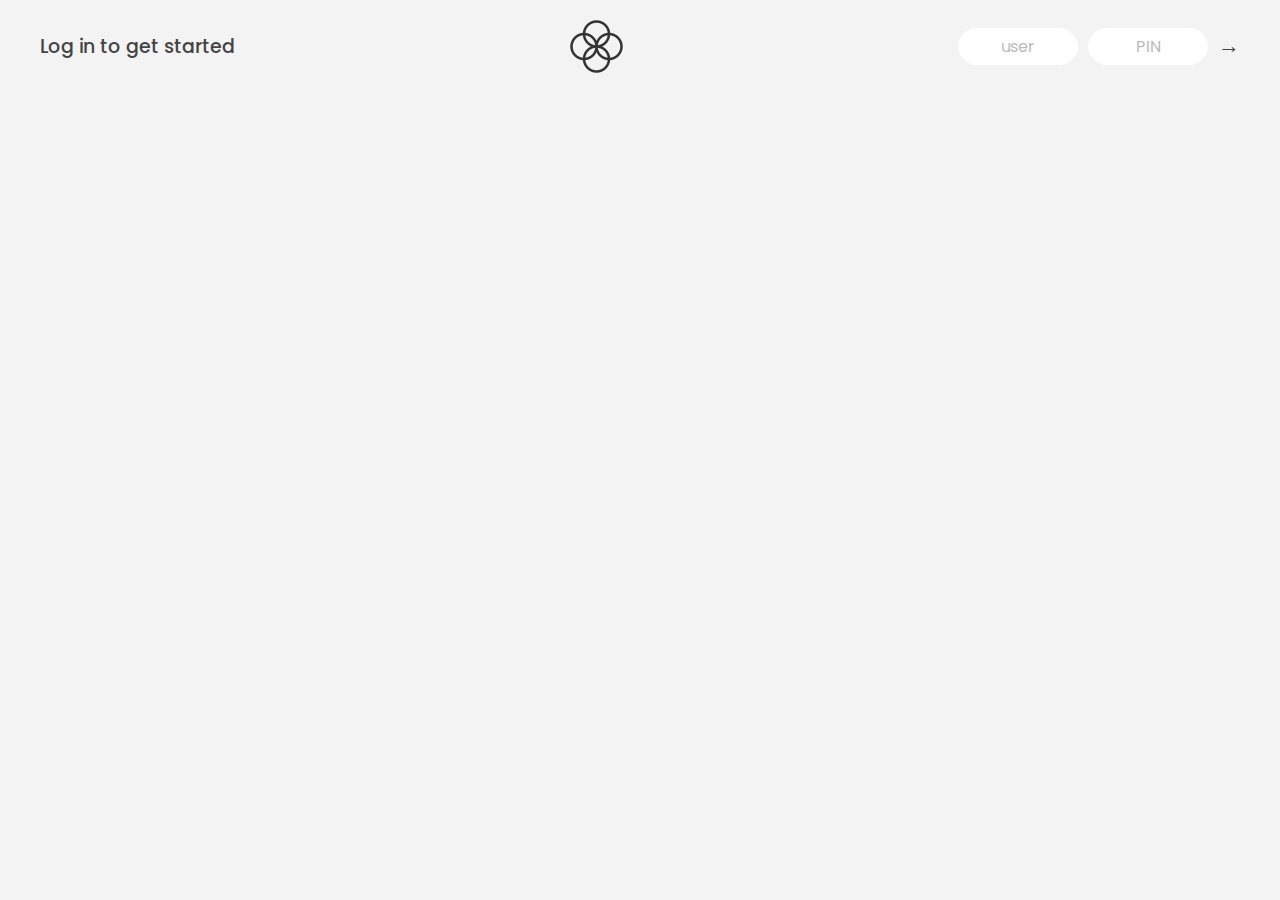
<file: array/problem-1/index.html>
<!DOCTYPE html>
<html lang="en">
  <head>
    <meta charset="UTF-8" />
    <meta name="viewport" content="width=device-width, initial-scale=1.0" />
    <meta http-equiv="X-UA-Compatible" content="ie=edge" />
    <link rel="shortcut icon" type="image/png" href="/icon.png" />

    <link
      href="https://fonts.googleapis.com/css?family=Poppins:400,500,600&display=swap"
      rel="stylesheet"
    />

    <link rel="stylesheet" href="style.css" />
    <title>Bankist</title>
  </head>
  <body>
    <nav>
      <p class="welcome">Log in to get started</p>
      <img src="logo.png" alt="Logo" class="logo" />
      <form class="login">
        <input
          type="text"
          placeholder="user"
          class="login__input login__input--user"
        />
        <input
          type="text"
          placeholder="PIN"
          maxlength="4"
          class="login__input login__input--pin"
        />
        <button class="login__btn">&rarr;</button>
      </form>
    </nav>

    <main class="app">
      <div class="balance">
        <div>
          <p class="balance__label">Current balance</p>
          <p class="balance__date">
            As of <span class="date">05/03/2037</span>
          </p>
        </div>
        <p class="balance__value">0000€</p>
      </div>

      <div class="movements">
        <div class="movements__row">
          <div class="movements__type movements__type--deposit">2 deposit</div>
          <div class="movements__date">3 days ago</div>
          <div class="movements__value">4 000€</div>
        </div>
        <div class="movements__row">
          <div class="movements__type movements__type--withdrawal">
            1 withdrawal
          </div>
          <div class="movements__date">24/01/2037</div>
          <div class="movements__value">-378€</div>
        </div>
      </div>

      <div class="summary">
        <p class="summary__label">In</p>
        <p class="summary__value summary__value--in">0000€</p>
        <p class="summary__label">Out</p>
        <p class="summary__value summary__value--out">0000€</p>
        <p class="summary__label">Interest</p>
        <p class="summary__value summary__value--interest">0000€</p>
        <button class="btn--sort">&downarrow; SORT</button>
      </div>

      <div class="operation operation--transfer">
        <h2>Transfer money</h2>
        <form class="form form--transfer">
          <input type="text" class="form__input form__input--to" />
          <input type="number" class="form__input form__input--amount" />
          <button class="form__btn form__btn--transfer">&rarr;</button>
          <label class="form__label">Transfer to</label>
          <label class="form__label">Amount</label>
        </form>
      </div>

      <div class="operation operation--loan">
        <h2>Request loan</h2>
        <form class="form form--loan">
          <input type="number" class="form__input form__input--loan-amount" />
          <button class="form__btn form__btn--loan">&rarr;</button>
          <label class="form__label form__label--loan">Amount</label>
        </form>
      </div>

      <div class="operation operation--close">
        <h2>Close account</h2>
        <form class="form form--close">
          <input type="text" class="form__input form__input--user" />
          <input
            type="password"
            maxlength="6"
            class="form__input form__input--pin"
          />
          <button class="form__btn form__btn--close">&rarr;</button>
          <label class="form__label">Confirm user</label>
          <label class="form__label">Confirm PIN</label>
        </form>
      </div>

        <p class="logout-timer">
        You will be logged out in <span class="timer">05:00</span>
      </p>
    </main>
    <script src="script.js"></script>
  </body>
</html>
</file>
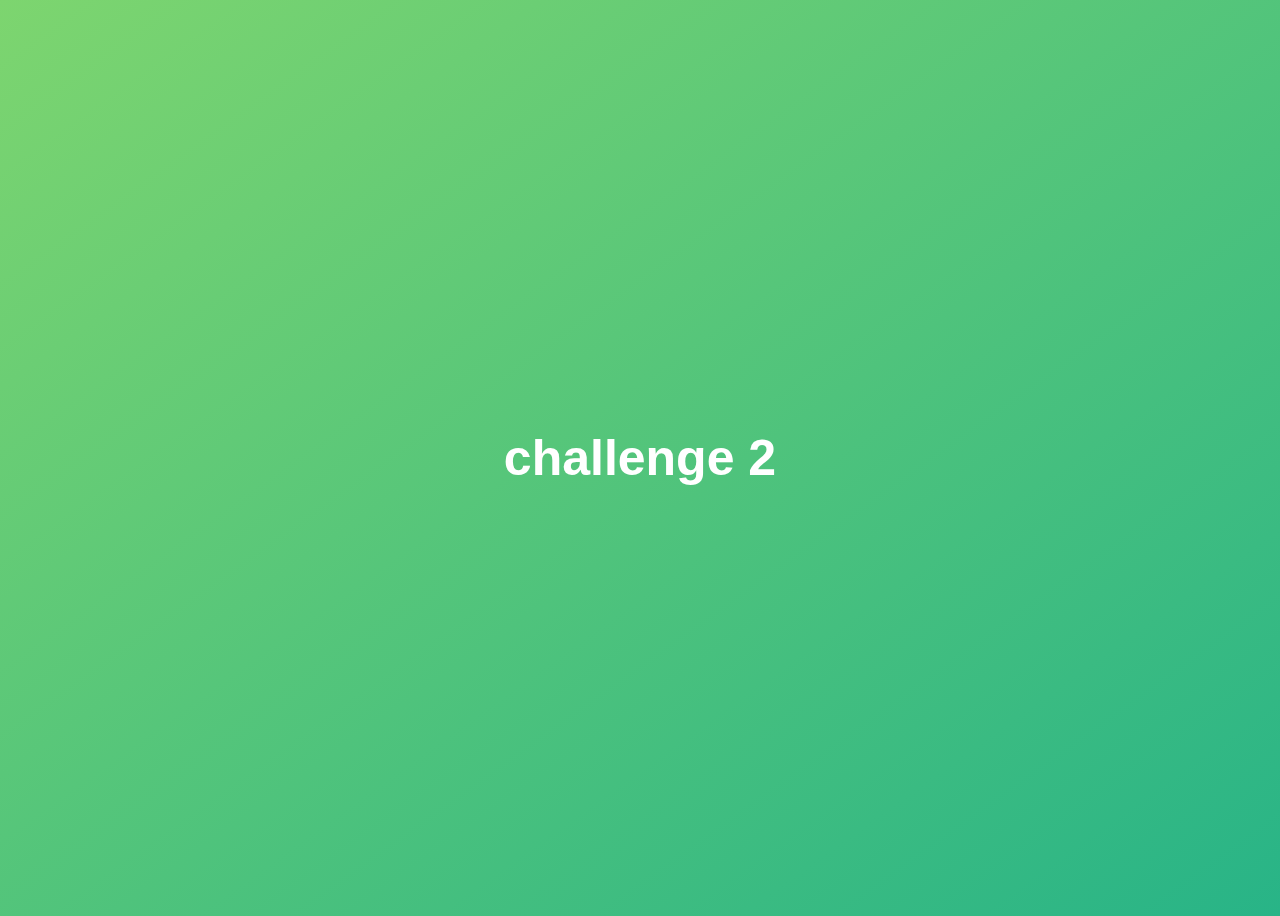
<file: data structure/challenge-2/index.html>
<!DOCTYPE html>
<html lang="en">
  <head>
    <meta charset="UTF-8" />
    <meta name="viewport" content="width=device-width, initial-scale=1.0" />
    <meta http-equiv="X-UA-Compatible" content="ie=edge" />
    <title>How JavaScript Works Behind the Scenes</title>
    <style>
      body {
        height: 100vh;
        display: flex;
        align-items: center;
        background: linear-gradient(to top left, #28b487, #7dd56f);
      }
      h1 {
        font-family: sans-serif;
        font-size: 50px;
        line-height: 1.3;
        width: 100%;
        padding: 30px;
        text-align: center;
        color: white;
      }
    </style>
  </head>
  <body>
    <h1>challenge 2</h1>
    <script src="script.js"></script>
  </body>
</html>
</file>
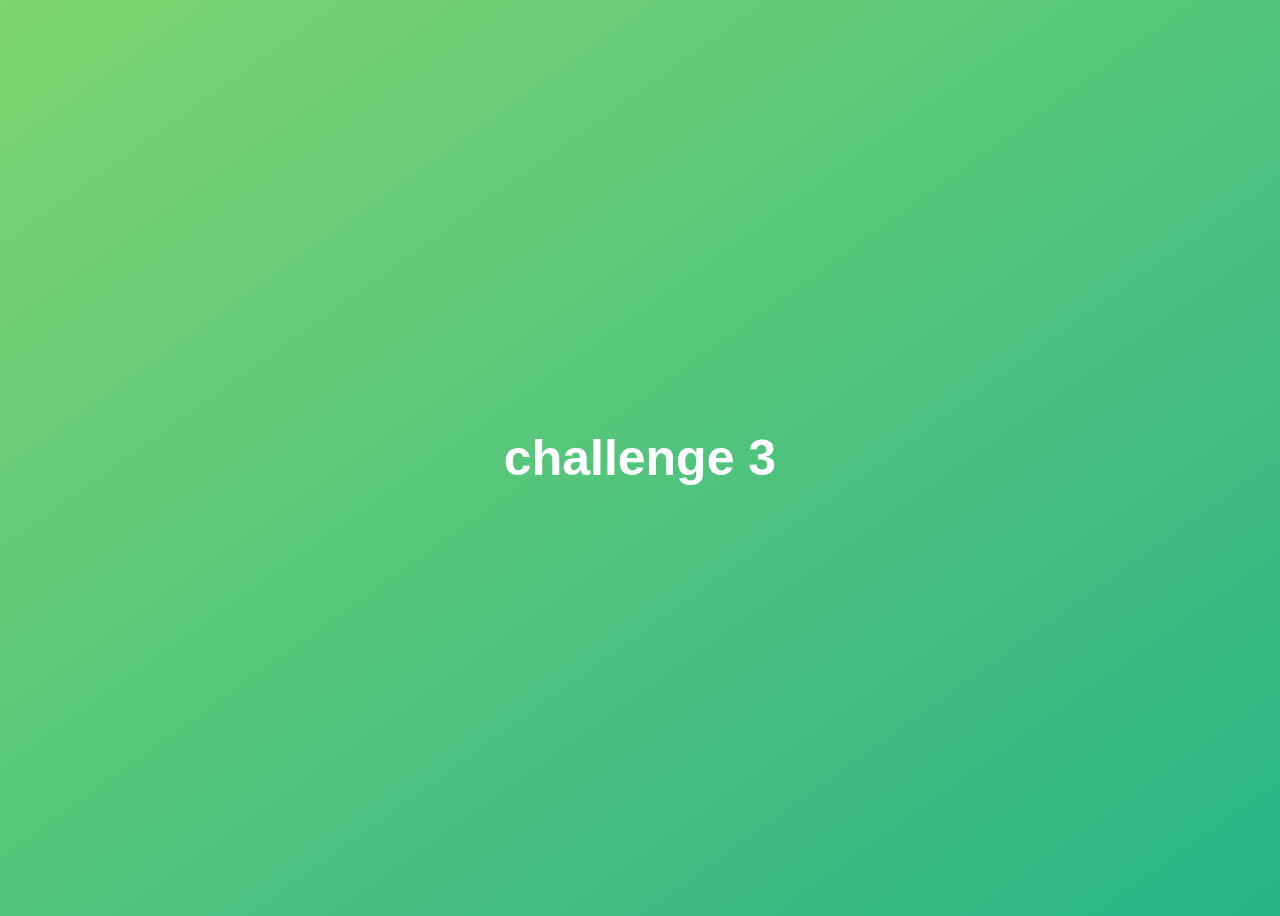
<file: data structure/challenge-3/index.html>
<!DOCTYPE html>
<html lang="en">
  <head>
    <meta charset="UTF-8" />
    <meta name="viewport" content="width=device-width, initial-scale=1.0" />
    <meta http-equiv="X-UA-Compatible" content="ie=edge" />
    <title>How JavaScript Works Behind the Scenes</title>
    <style>
      body {
        height: 100vh;
        display: flex;
        align-items: center;
        background: linear-gradient(to top left, #28b487, #7dd56f);
      }
      h1 {
        font-family: sans-serif;
        font-size: 50px;
        line-height: 1.3;
        width: 100%;
        padding: 30px;
        text-align: center;
        color: white;
      }
    </style>
  </head>
  <body>
    <h1>challenge 3</h1>
    <script src="script.js"></script>
  </body>
</html>
</file>
<file: advanced-dom/style.css>
:root {
  --color-primary: #5ec576;
  --color-secondary: #ffcb03;
  --color-tertiary: #ff585f;
  --color-primary-darker: #4bbb7d;
  --color-secondary-darker: #ffbb00;
  --color-tertiary-darker: #fd424b;
  --color-primary-opacity: #5ec5763a;
  --color-secondary-opacity: #ffcd0331;
  --color-tertiary-opacity: #ff58602d;
  --gradient-primary: linear-gradient(to top left, #39b385, #9be15d);
  --gradient-secondary: linear-gradient(to top left, #ffb003, #ffcb03);
}

* {
  margin: 0;
  padding: 0;
  box-sizing: inherit;
}

html {
  font-size: 62.5%;
  box-sizing: border-box;
}

body {
  font-family: 'Poppins', sans-serif;
  font-weight: 300;
  color: #444;
  line-height: 1.9;
  background-color: #f3f3f3;
}

/* GENERAL ELEMENTS */
.section {
  padding: 15rem 3rem;
  border-top: 1px solid #ddd;

  transition: transform 1s, opacity 1s;
}

.section--hidden {
  opacity: 0;
  transform: translateY(8rem);
}

.section__title {
  max-width: 80rem;
  margin: 0 auto 8rem auto;
}

.section__description {
  font-size: 1.8rem;
  font-weight: 600;
  text-transform: uppercase;
  color: var(--color-primary);
  margin-bottom: 1rem;
}

.section__header {
  font-size: 4rem;
  line-height: 1.3;
  font-weight: 500;
}

.btn {
  display: inline-block;
  background-color: var(--color-primary);
  font-size: 1.6rem;
  font-family: inherit;
  font-weight: 500;
  border: none;
  padding: 1.25rem 4.5rem;
  border-radius: 10rem;
  cursor: pointer;
  transition: all 0.3s;
}

.btn:hover {
  background-color: var(--color-primary-darker);
}

.btn--text {
  display: inline-block;
  background: none;
  font-size: 1.7rem;
  font-family: inherit;
  font-weight: 500;
  color: var(--color-primary);
  border: none;
  border-bottom: 1px solid currentColor;
  padding-bottom: 2px;
  cursor: pointer;
  transition: all 0.3s;
}

p {
  color: #666;
}
button:focus {
  outline: none;
}

img {
  transition: filter 0.5s;
}

.lazy-img {
  filter: blur(20px);
}

/* NAVIGATION */
.nav {
  display: flex;
  justify-content: space-between;
  align-items: center;
  height: 9rem;
  width: 100%;
  padding: 0 6rem;
  z-index: 100;
}
.nav.sticky {
  position: fixed;
  background-color: rgba(255, 255, 255, 0.95);
}

.nav__logo {
  height: 4.5rem;
  transition: all 0.3s;
}

.nav__links {
  display: flex;
  align-items: center;
  list-style: none;
}

.nav__item {
  margin-left: 4rem;
}

.nav__link:link,
.nav__link:visited {
  font-size: 1.7rem;
  font-weight: 400;
  color: inherit;
  text-decoration: none;
  display: block;
  transition: all 0.3s;
}

.nav__link--btn:link,
.nav__link--btn:visited {
  padding: 0.8rem 2.5rem;
  border-radius: 3rem;
  background-color: var(--color-primary);
  color: #222;
}

.nav__link--btn:hover,
.nav__link--btn:active {
  color: inherit;
  background-color: var(--color-primary-darker);
  color: #333;
}
.header {
  padding: 0 3rem;
  height: 100vh;
  display: flex;
  flex-direction: column;
  align-items: center;
}

.header__title {
  flex: 1;

  max-width: 115rem;
  display: grid;
  grid-template-columns: 3fr 2fr;
  row-gap: 3rem;
  align-content: center;
  justify-content: center;

  align-items: start;
  justify-items: start;
}

h1 {
  font-size: 5.5rem;
  line-height: 1.35;
}

h4 {
  font-size: 2.4rem;
  font-weight: 500;
}

.header__img {
  width: 100%;
  grid-column: 2 / 3;
  grid-row: 1 / span 4;
  transform: translateY(-6rem);
}

.highlight {
  position: relative;
}

.highlight::after {
  display: block;
  content: '';
  position: absolute;
  bottom: 0;
  left: 0;
  height: 100%;
  width: 100%;
  z-index: -1;
  opacity: 0.7;
  transform: scale(1.07, 1.05) skewX(-15deg);
  background-image: var(--gradient-primary);
}
.features {
  display: grid;
  grid-template-columns: 1fr 1fr;
  gap: 4rem;
  margin: 0 12rem;
}

.features__img {
  width: 100%;
}

.features__feature {
  align-self: center;
  justify-self: center;
  width: 70%;
  font-size: 1.5rem;
}

.features__icon {
  display: flex;
  align-items: center;
  justify-content: center;
  background-color: var(--color-primary-opacity);
  height: 5.5rem;
  width: 5.5rem;
  border-radius: 50%;
  margin-bottom: 2rem;
}

.features__icon svg {
  height: 2.5rem;
  width: 2.5rem;
  fill: var(--color-primary);
}

.features__header {
  font-size: 2rem;
  margin-bottom: 1rem;
}
.operations {
  max-width: 100rem;
  margin: 12rem auto 0 auto;

  background-color: #fff;
}

.operations__tab-container {
  display: flex;
  justify-content: center;
}

.operations__tab {
  margin-right: 2.5rem;
  transform: translateY(-50%);
}

.operations__tab span {
  margin-right: 1rem;
  font-weight: 600;
  display: inline-block;
}

.operations__tab--1 {
  background-color: var(--color-secondary);
}

.operations__tab--1:hover {
  background-color: var(--color-secondary-darker);
}

.operations__tab--3 {
  background-color: var(--color-tertiary);
  margin: 0;
}

.operations__tab--3:hover {
  background-color: var(--color-tertiary-darker);
}

.operations__tab--active {
  transform: translateY(-66%);
}

.operations__content {
  display: none;
  font-size: 1.7rem;
  padding: 2.5rem 7rem 6.5rem 7rem;
}

.operations__content--active {
  display: grid;
  grid-template-columns: 7rem 1fr;
  column-gap: 3rem;
  row-gap: 0.5rem;
}

.operations__header {
  font-size: 2.25rem;
  font-weight: 500;
  align-self: center;
}

.operations__icon {
  display: flex;
  align-items: center;
  justify-content: center;
  height: 7rem;
  width: 7rem;
  border-radius: 50%;
}

.operations__icon svg {
  height: 2.75rem;
  width: 2.75rem;
}

.operations__content p {
  grid-column: 2;
}

.operations__icon--1 {
  background-color: var(--color-secondary-opacity);
}
.operations__icon--2 {
  background-color: var(--color-primary-opacity);
}
.operations__icon--3 {
  background-color: var(--color-tertiary-opacity);
}
.operations__icon--1 svg {
  fill: var(--color-secondary-darker);
}
.operations__icon--2 svg {
  fill: var(--color-primary);
}
.operations__icon--3 svg {
  fill: var(--color-tertiary);
}
.slider {
  max-width: 100rem;
  height: 50rem;
  margin: 0 auto;
  position: relative;
  overflow: hidden;
}

.slide {
  position: absolute;
  top: 0;
  width: 100%;
  height: 50rem;

  display: flex;
  align-items: center;
  justify-content: center;
  transition: transform 1s;
}

.slide > img {
  width: 100%;
  height: 100%;
  object-fit: cover;
}

.slider__btn {
  position: absolute;
  top: 50%;
  z-index: 10;

  border: none;
  background: rgba(255, 255, 255, 0.7);
  font-family: inherit;
  color: #333;
  border-radius: 50%;
  height: 5.5rem;
  width: 5.5rem;
  font-size: 3.25rem;
  cursor: pointer;
}

.slider__btn--left {
  left: 6%;
  transform: translate(-50%, -50%);
}

.slider__btn--right {
  right: 6%;
  transform: translate(50%, -50%);
}

.dots {
  position: absolute;
  bottom: 5%;
  left: 50%;
  transform: translateX(-50%);
  display: flex;
}

.dots__dot {
  border: none;
  background-color: #b9b9b9;
  opacity: 0.7;
  height: 1rem;
  width: 1rem;
  border-radius: 50%;
  margin-right: 1.75rem;
  cursor: pointer;
  transition: all 0.5s;
}

.dots__dot:last-child {
  margin: 0;
}

.dots__dot--active {
  background-color: #888;
  opacity: 1;
}
.testimonial {
  width: 65%;
  position: relative;
}

.testimonial::before {
  content: '\201C';
  position: absolute;
  top: -5.7rem;
  left: -6.8rem;
  line-height: 1;
  font-size: 20rem;
  font-family: inherit;
  color: var(--color-primary);
  z-index: -1;
}

.testimonial__header {
  font-size: 2.25rem;
  font-weight: 500;
  margin-bottom: 1.5rem;
}

.testimonial__text {
  font-size: 1.7rem;
  margin-bottom: 3.5rem;
  color: #666;
}

.testimonial__author {
  margin-left: 3rem;
  font-style: normal;

  display: grid;
  grid-template-columns: 6.5rem 1fr;
  column-gap: 2rem;
}

.testimonial__photo {
  grid-row: 1 / span 2;
  width: 6.5rem;
  border-radius: 50%;
}

.testimonial__name {
  font-size: 1.7rem;
  font-weight: 500;
  align-self: end;
  margin: 0;
}

.testimonial__location {
  font-size: 1.5rem;
}

.section__title--testimonials {
  margin-bottom: 4rem;
}
.section--sign-up {
  background-color: #37383d;
  border-top: none;
  border-bottom: 1px solid #444;
  text-align: center;
  padding: 10rem 3rem;
}

.section--sign-up .section__header {
  color: #fff;
  text-align: center;
}

.section--sign-up .section__title {
  margin-bottom: 6rem;
}

.section--sign-up .btn {
  font-size: 1.9rem;
  padding: 2rem 5rem;
}
.footer {
  padding: 10rem 3rem;
  background-color: #37383d;
}

.footer__nav {
  list-style: none;
  display: flex;
  justify-content: center;
  margin-bottom: 5rem;
}

.footer__item {
  margin-right: 4rem;
}

.footer__link {
  font-size: 1.6rem;
  color: #eee;
  text-decoration: none;
}

.footer__logo {
  height: 5rem;
  display: block;
  margin: 0 auto;
  margin-bottom: 5rem;
}

.footer__copyright {
  font-size: 1.4rem;
  color: #aaa;
  text-align: center;
}

.footer__copyright .footer__link {
  font-size: 1.4rem;
}
.modal {
  position: fixed;
  top: 50%;
  left: 50%;
  transform: translate(-50%, -50%);
  max-width: 60rem;
  background-color: #f3f3f3;
  padding: 5rem 6rem;
  box-shadow: 0 4rem 6rem rgba(0, 0, 0, 0.3);
  z-index: 1000;
  transition: all 0.5s;
}

.overlay {
  position: fixed;
  top: 0;
  left: 0;
  width: 100%;
  height: 100%;
  background-color: rgba(0, 0, 0, 0.5);
  backdrop-filter: blur(4px);
  z-index: 100;
  transition: all 0.5s;
}

.modal__header {
  font-size: 3.25rem;
  margin-bottom: 4.5rem;
  line-height: 1.5;
}

.modal__form {
  margin: 0 3rem;
  display: grid;
  grid-template-columns: 1fr 2fr;
  align-items: center;
  gap: 2.5rem;
}

.modal__form label {
  font-size: 1.7rem;
  font-weight: 500;
}

.modal__form input {
  font-size: 1.7rem;
  padding: 1rem 1.5rem;
  border: 1px solid #ddd;
  border-radius: 0.5rem;
}

.modal__form button {
  grid-column: 1 / span 2;
  justify-self: center;
  margin-top: 1rem;
}

.btn--close-modal {
  font-family: inherit;
  color: inherit;
  position: absolute;
  top: 0.5rem;
  right: 2rem;
  font-size: 4rem;
  cursor: pointer;
  border: none;
  background: none;
}

.hidden {
  visibility: hidden;
  opacity: 0;
}
.cookie-message {
  display: flex;
  align-items: center;
  justify-content: space-evenly;
  width: 100%;
  background-color: white;
  color: #bbb;
  font-size: 1.5rem;
  font-weight: 400;
}
</file>
<file: html css/style.css>
* {
  margin: 0;
  padding: 0;
  box-sizing: border-box;
}

body {
  background-color: rgb(255, 247, 201);
  font-family: Arial;
  font-size: 20px;
  padding: 50px;
}

h1 {
  font-size: 35px;
  margin-bottom: 25px;
}

h2 {
  margin-bottom: 20px;
  text-align: center;
}

p {
  margin-bottom: 20px;
}

.first {
  color: red;
}

#your-name {
  background-color: rgb(255, 220, 105);
  border: 5px solid #444;
  width: 400px;
  padding: 25px;
  margin-top: 30px;
}

input,
button {
  padding: 10px;
  font-size: 16px;
}

a {
  background-color: yellowgreen;
}

#course-image {
  width: 300px;
}

#your-name h2 {
  color: olivedrab;
}
</file>
<file: java script in the browser/style.css>
@import url('https://fonts.googleapis.com/css?family=Press+Start+2P&display=swap');

* {
  margin: 0;
  padding: 0;
  box-sizing: inherit;
}

html {
  font-size: 62.5%;
  box-sizing: border-box;
}

body {
  font-family: 'Press Start 2P', sans-serif;
  color: #eee;
  background-color: #222;
}

header {
  position: relative;
  height: 35vh;
  border-bottom: 7px solid #eee;
}

main {
  height: 65vh;
  color: #eee;
  display: flex;
  align-items: center;
  justify-content: space-around;
}

.left {
  width: 52rem;
  display: flex;
  flex-direction: column;
  align-items: center;
}

.right {
  width: 52rem;
  font-size: 2rem;
}

h1 {
  font-size: 4rem;
  text-align: center;
  position: absolute;
  width: 100%;
  top: 52%;
  left: 50%;
  transform: translate(-50%, -50%);
}

.number {
  background: #eee;
  color: #333;
  font-size: 6rem;
  width: 15rem;
  padding: 3rem 0rem;
  text-align: center;
  position: absolute;
  bottom: 0;
  left: 50%;
  transform: translate(-50%, 50%);
}

.between {
  font-size: 1.4rem;
  position: absolute;
  top: 2rem;
  right: 2rem;
}

.again {
  position: absolute;
  top: 2rem;
  left: 2rem;
}

.guess {
  background: none;
  border: 4px solid #eee;
  font-family: inherit;
  color: inherit;
  font-size: 5rem;
  padding: 2.5rem;
  width: 25rem;
  text-align: center;
  display: block;
  margin-bottom: 3rem;
}

.btn {
  border: none;
  background-color: #eee;
  color: #222;
  font-size: 2rem;
  font-family: inherit;
  padding: 2rem 3rem;
  cursor: pointer;
}

.btn:hover {
  background-color: #ccc;
}

.message {
  margin-bottom: 8rem;
  height: 3rem;
}

.label-score {
  margin-bottom: 2rem;
}
</file>
<file: number-date-timer/style.css>
* {
  margin: 0;
  padding: 0;
  box-sizing: inherit;
}

html {
  font-size: 62.5%;
  box-sizing: border-box;
}

body {
  font-family: 'Poppins', sans-serif;
  color: #444;
  background-color: #f3f3f3;
  height: 100vh;
  padding: 2rem;
}

nav {
  display: flex;
  justify-content: space-between;
  align-items: center;
  padding: 0 2rem;
}

.welcome {
  font-size: 1.9rem;
  font-weight: 500;
}

.logo {
  height: 5.25rem;
}

.login {
  display: flex;
}

.login__input {
  border: none;
  padding: 0.5rem 2rem;
  font-size: 1.6rem;
  font-family: inherit;
  text-align: center;
  width: 12rem;
  border-radius: 10rem;
  margin-right: 1rem;
  color: inherit;
  border: 1px solid #fff;
  transition: all 0.3s;
}

.login__input:focus {
  outline: none;
  border: 1px solid #ccc;
}

.login__input::placeholder {
  color: #bbb;
}

.login__btn {
  border: none;
  background: none;
  font-size: 2.2rem;
  color: inherit;
  cursor: pointer;
  transition: all 0.3s;
}

.login__btn:hover,
.login__btn:focus,
.btn--sort:hover,
.btn--sort:focus {
  outline: none;
  color: #777;
}

.app {
  position: relative;
  max-width: 100rem;
  margin: 4rem auto;
  display: grid;
  grid-template-columns: 4fr 3fr;
  grid-template-rows: auto repeat(3, 15rem) auto;
  gap: 2rem;

  opacity: 0;
  transition: all 1s;
}

.balance {
  grid-column: 1 / span 2;
  display: flex;
  align-items: flex-end;
  justify-content: space-between;
  margin-bottom: 2rem;
}

.balance__label {
  font-size: 2.2rem;
  font-weight: 500;
  margin-bottom: -0.2rem;
}

.balance__date {
  font-size: 1.4rem;
  color: #888;
}

.balance__value {
  font-size: 4.5rem;
  font-weight: 400;
}

.movements {
  grid-row: 2 / span 3;
  background-color: #fff;
  border-radius: 1rem;
  overflow: scroll;
}

.movements__row {
  padding: 2.25rem 4rem;
  display: flex;
  align-items: center;
  border-bottom: 1px solid #eee;
}

.movements__type {
  font-size: 1.1rem;
  text-transform: uppercase;
  font-weight: 500;
  color: #fff;
  padding: 0.1rem 1rem;
  border-radius: 10rem;
  margin-right: 2rem;
}

.movements__date {
  font-size: 1.1rem;
  text-transform: uppercase;
  font-weight: 500;
  color: #666;
}

.movements__type--deposit {
  background-image: linear-gradient(to top left, #39b385, #9be15d);
}

.movements__type--withdrawal {
  background-image: linear-gradient(to top left, #e52a5a, #ff585f);
}

.movements__value {
  font-size: 1.7rem;
  margin-left: auto;
}

.summary {
  grid-row: 5 / 6;
  display: flex;
  align-items: baseline;
  padding: 0 0.3rem;
  margin-top: 1rem;
}

.summary__label {
  font-size: 1.2rem;
  font-weight: 500;
  text-transform: uppercase;
  margin-right: 0.8rem;
}

.summary__value {
  font-size: 2.2rem;
  margin-right: 2.5rem;
}

.summary__value--in,
.summary__value--interest {
  color: #66c873;
}

.summary__value--out {
  color: #f5465d;
}

.btn--sort {
  margin-left: auto;
  border: none;
  background: none;
  font-size: 1.3rem;
  font-weight: 500;
  cursor: pointer;
}
.operation {
  border-radius: 1rem;
  padding: 3rem 4rem;
  color: #333;
}

.operation--transfer {
  background-image: linear-gradient(to top left, #ffb003, #ffcb03);
}

.operation--loan {
  background-image: linear-gradient(to top left, #39b385, #9be15d);
}

.operation--close {
  background-image: linear-gradient(to top left, #e52a5a, #ff585f);
}

h2 {
  margin-bottom: 1.5rem;
  font-size: 1.7rem;
  font-weight: 600;
  color: #333;
}

.form {
  display: grid;
  grid-template-columns: 2.5fr 2.5fr 1fr;
  grid-template-rows: auto auto;
  gap: 0.4rem 1rem;
}
.form.form--loan {
  grid-template-columns: 2.5fr 1fr 2.5fr;
}
.form__label--loan {
  grid-row: 2;
}

.form__input {
  width: 100%;
  border: none;
  background-color: rgba(255, 255, 255, 0.4);
  font-family: inherit;
  font-size: 1.5rem;
  text-align: center;
  color: #333;
  padding: 0.3rem 1rem;
  border-radius: 0.7rem;
  transition: all 0.3s;
}

.form__input:focus {
  outline: none;
  background-color: rgba(255, 255, 255, 0.6);
}

.form__label {
  font-size: 1.3rem;
  text-align: center;
}

.form__btn {
  border: none;
  border-radius: 0.7rem;
  font-size: 1.8rem;
  background-color: #fff;
  cursor: pointer;
  transition: all 0.3s;
}

.form__btn:focus {
  outline: none;
  background-color: rgba(255, 255, 255, 0.8);
}

.logout-timer {
  padding: 0 0.3rem;
  margin-top: 1.9rem;
  text-align: right;
  font-size: 1.25rem;
}

.timer {
  font-weight: 600;
}
</file>
<file: the pig game/style.css>
@import url('https://fonts.googleapis.com/css2?family=Nunito&display=swap');

* {
  margin: 0;
  padding: 0;
  box-sizing: inherit;
}

html {
  font-size: 62.5%;
  box-sizing: border-box;
}

body {
  font-family: 'Nunito', sans-serif;
  font-weight: 400;
  height: 100vh;
  color: #333;
  background-image: linear-gradient(to top left, #753682 0%, #bf2e34 100%);
  display: flex;
  align-items: center;
  justify-content: center;
}

main {
  position: relative;
  width: 100rem;
  height: 60rem;
  background-color: rgba(255, 255, 255, 0.35);
  backdrop-filter: blur(200px);
  filter: blur();
  box-shadow: 0 3rem 5rem rgba(0, 0, 0, 0.25);
  border-radius: 9px;
  overflow: hidden;
  display: flex;
}

.player {
  flex: 50%;
  padding: 9rem;
  display: flex;
  flex-direction: column;
  align-items: center;
  transition: all 0.75s;
}

.name {
  position: relative;
  font-size: 4rem;
  text-transform: uppercase;
  letter-spacing: 1px;
  word-spacing: 2px;
  font-weight: 300;
  margin-bottom: 1rem;
}

.score {
  font-size: 8rem;
  font-weight: 300;
  color: #c7365f;
  margin-bottom: auto;
}

.player--active {
  background-color: rgba(255, 255, 255, 0.4);
}
.player--active .name {
  font-weight: 700;
}
.player--active .score {
  font-weight: 400;
}

.player--active .current {
  opacity: 1;
}

.current {
  background-color: #c7365f;
  opacity: 0.8;
  border-radius: 9px;
  color: #fff;
  width: 65%;
  padding: 2rem;
  text-align: center;
  transition: all 0.75s;
}

.current-label {
  text-transform: uppercase;
  margin-bottom: 1rem;
  font-size: 1.7rem;
  color: #ddd;
}

.current-score {
  font-size: 3.5rem;
}

.btn {
  position: absolute;
  left: 50%;
  transform: translateX(-50%);
  color: #444;
  background: none;
  border: none;
  font-family: inherit;
  font-size: 1.8rem;
  text-transform: uppercase;
  cursor: pointer;
  font-weight: 400;
  transition: all 0.2s;

  background-color: white;
  background-color: rgba(255, 255, 255, 0.6);
  backdrop-filter: blur(10px);

  padding: 0.7rem 2.5rem;
  border-radius: 50rem;
  box-shadow: 0 1.75rem 3.5rem rgba(0, 0, 0, 0.1);
}

.btn::first-letter {
  font-size: 2.4rem;
  display: inline-block;
  margin-right: 0.7rem;
}

.btn--new {
  top: 4rem;
}
.btn--roll {
  top: 39.3rem;
}
.btn--hold {
  top: 46.1rem;
}

.btn:active {
  transform: translate(-50%, 3px);
  box-shadow: 0 1rem 2rem rgba(0, 0, 0, 0.15);
}

.btn:focus {
  outline: none;
}

.dice {
  position: absolute;
  left: 50%;
  top: 16.5rem;
  transform: translateX(-50%);
  height: 10rem;
  box-shadow: 0 2rem 5rem rgba(0, 0, 0, 0.2);
}

.player--winner {
  background-color: #2f2f2f;
}

.player--winner .name {
  font-weight: 700;
  color: #c7365f;
}

.hidden {
  display: none;
}
</file>
<file: array/problem-1/style.css>
*{
  margin: 0;
  padding: 0;
  box-sizing: inherit;
}

html {
  font-size: 62.5%;
  box-sizing: border-box;
}

body {
  font-family: 'Poppins', sans-serif;
  color: #444;
  background-color: #f3f3f3;
  height: 100vh;
  padding: 2rem;
}

nav {
  display: flex;
  justify-content: space-between;
  align-items: center;
  padding: 0 2rem;
}

.welcome {
  font-size: 1.9rem;
  font-weight: 500;
}

.logo {
  height: 5.25rem;
}

.login {
  display: flex;
}

.login__input {
  border: none;
  padding: 0.5rem 2rem;
  font-size: 1.6rem;
  font-family: inherit;
  text-align: center;
  width: 12rem;
  border-radius: 10rem;
  margin-right: 1rem;
  color: inherit;
  border: 1px solid #fff;
  transition: all 0.3s;
}

.login__input:focus {
  outline: none;
  border: 1px solid #ccc;
}

.login__input::placeholder {
  color: #bbb;
}

.login__btn {
  border: none;
  background: none;
  font-size: 2.2rem;
  color: inherit;
  cursor: pointer;
  transition: all 0.3s;
}

.login__btn:hover,
.login__btn:focus,
.btn--sort:hover,
.btn--sort:focus {
  outline: none;
  color: #777;
}

.app {
  position: relative;
  max-width: 100rem;
  margin: 4rem auto;
  display: grid;
  grid-template-columns: 4fr 3fr;
  grid-template-rows: auto repeat(3, 15rem) auto;
  gap: 2rem;

  opacity: 0;
  transition: all 1s;
}

.balance {
  grid-column: 1 / span 2;
  display: flex;
  align-items: flex-end;
  justify-content: space-between;
  margin-bottom: 2rem;
}

.balance__label {
  font-size: 2.2rem;
  font-weight: 500;
  margin-bottom: -0.2rem;
}

.balance__date {
  font-size: 1.4rem;
  color: #888;
}

.balance__value {
  font-size: 4.5rem;
  font-weight: 400;
}

.movements {
  grid-row: 2 / span 3;
  background-color: #fff;
  border-radius: 1rem;
  overflow: scroll;
}

.movements__row {
  padding: 2.25rem 4rem;
  display: flex;
  align-items: center;
  border-bottom: 1px solid #eee;
}

.movements__type {
  font-size: 1.1rem;
  text-transform: uppercase;
  font-weight: 500;
  color: #fff;
  padding: 0.1rem 1rem;
  border-radius: 10rem;
  margin-right: 2rem;
}

.movements__date {
  font-size: 1.1rem;
  text-transform: uppercase;
  font-weight: 500;
  color: #666;
}

.movements__type--deposit {
  background-image: linear-gradient(to top left, #39b385, #9be15d);
}

.movements__type--withdrawal {
  background-image: linear-gradient(to top left, #e52a5a, #ff585f);
}

.movements__value {
  font-size: 1.7rem;
  margin-left: auto;
}

.summary {
  grid-row: 5 / 6;
  display: flex;
  align-items: baseline;
  padding: 0 0.3rem;
  margin-top: 1rem;
}

.summary__label {
  font-size: 1.2rem;
  font-weight: 500;
  text-transform: uppercase;
  margin-right: 0.8rem;
}

.summary__value {
  font-size: 2.2rem;
  margin-right: 2.5rem;
}

.summary__value--in,
.summary__value--interest {
  color: #66c873;
}

.summary__value--out {
  color: #f5465d;
}

.btn--sort {
  margin-left: auto;
  border: none;
  background: none;
  font-size: 1.3rem;
  font-weight: 500;
  cursor: pointer;
}

.operation {
  border-radius: 1rem;
  padding: 3rem 4rem;
  color: #333;
}

.operation--transfer {
  background-image: linear-gradient(to top left, #ffb003, #ffcb03);
}

.operation--loan {
  background-image: linear-gradient(to top left, #39b385, #9be15d);
}

.operation--close {
  background-image: linear-gradient(to top left, #e52a5a, #ff585f);
}

h2 {
  margin-bottom: 1.5rem;
  font-size: 1.7rem;
  font-weight: 600;
  color: #333;
}

.form {
  display: grid;
  grid-template-columns: 2.5fr 2.5fr 1fr;
  grid-template-rows: auto auto;
  gap: 0.4rem 1rem;
}

.form.form--loan {
  grid-template-columns: 2.5fr 1fr 2.5fr;
}
.form__label--loan {
  grid-row: 2;
}

.form__input {
  width: 100%;
  border: none;
  background-color: rgba(255, 255, 255, 0.4);
  font-family: inherit;
  font-size: 1.5rem;
  text-align: center;
  color: #333;
  padding: 0.3rem 1rem;
  border-radius: 0.7rem;
  transition: all 0.3s;
}

.form__input:focus {
  outline: none;
  background-color: rgba(255, 255, 255, 0.6);
}

.form__label {
  font-size: 1.3rem;
  text-align: center;
}

.form__btn {
  border: none;
  border-radius: 0.7rem;
  font-size: 1.8rem;
  background-color: #fff;
  cursor: pointer;
  transition: all 0.3s;
}

.form__btn:focus {
  outline: none;
  background-color: rgba(255, 255, 255, 0.8);
}

.logout-timer {
  padding: 0 0.3rem;
  margin-top: 1.9rem;
  text-align: right;
  font-size: 1.25rem;
}

.timer {
  font-weight: 600;
}
</file>
